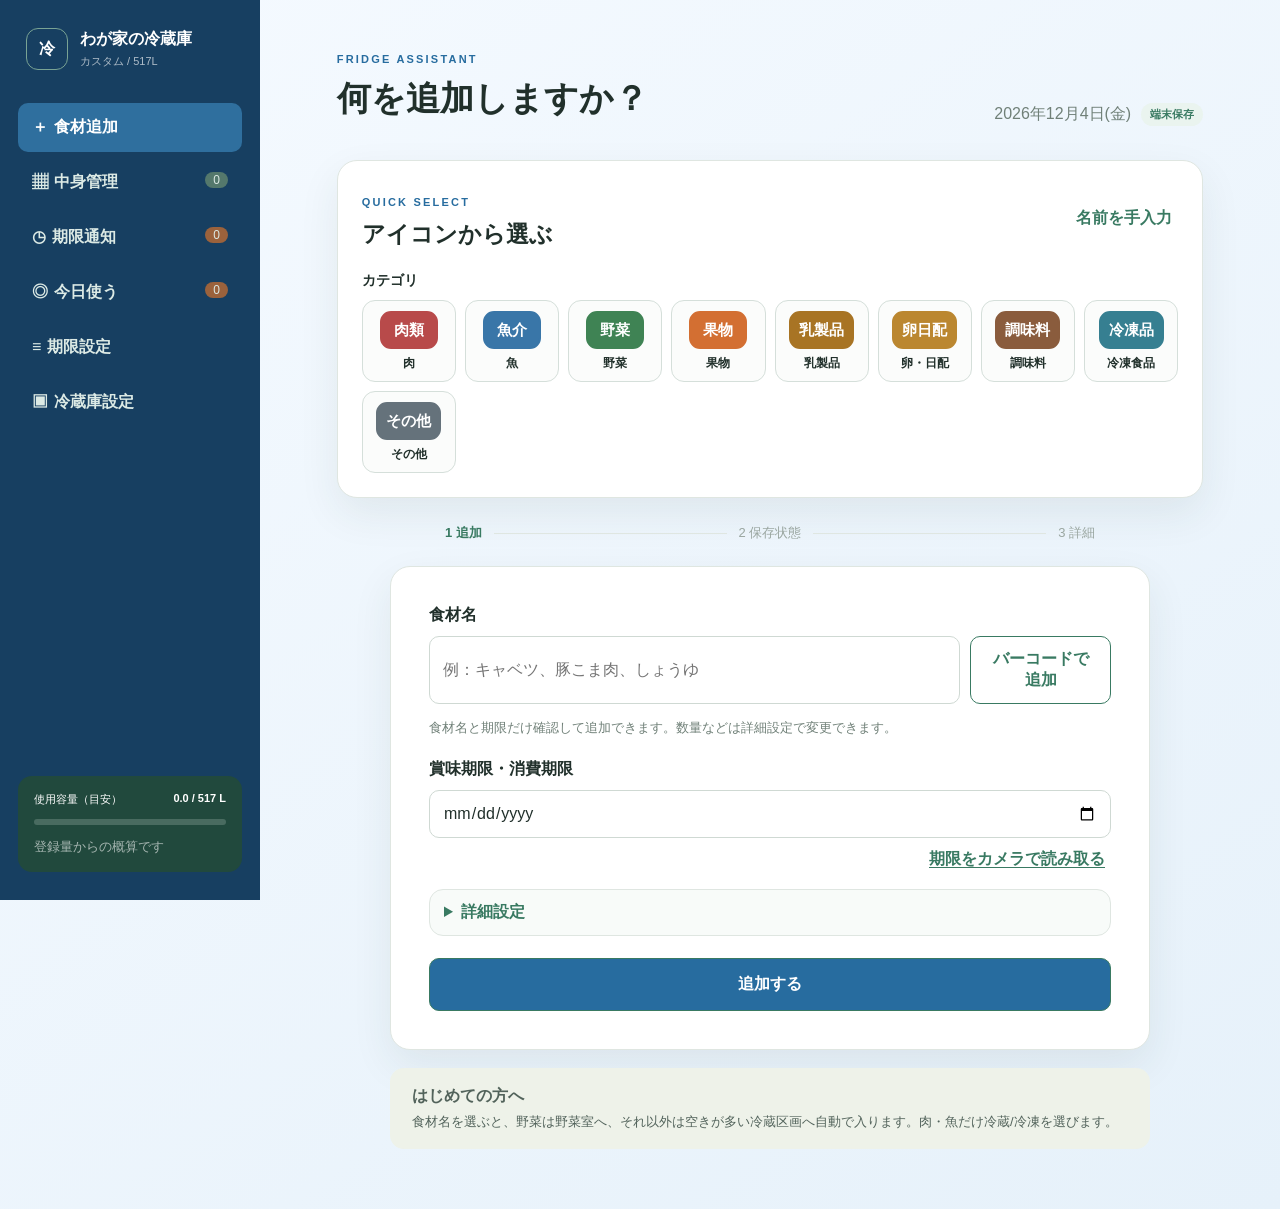
<file: index.html>
﻿<!doctype html>
<html lang="ja">
<head>
  <meta charset="UTF-8">
  <meta name="viewport" content="width=device-width, initial-scale=1.0">
  <meta name="theme-color" content="#245f8f">
  <meta name="description" content="MR-JW52TJ向けの家庭用食材・期限管理ツール">
  <title>わが家の冷蔵庫</title>
  <link rel="manifest" href="manifest.webmanifest">
  <link rel="icon" href="icons/app-icon.svg" type="image/svg+xml">
  <link rel="stylesheet" href="styles.css?v=51">
  <style>.whole-fridge-choice{width:min(100%,390px);margin:auto;padding:8px;display:grid;grid-template-columns:1fr 1fr;grid-template-areas:"upper door" "middle door" "lower door" "ice switch" "freezer freezer" "vegetable vegetable";gap:4px;background:linear-gradient(145deg,#eef3f6,#bdc9d0);border:1px solid #aab8c0;border-radius:18px 18px 12px 12px}.whole-room{margin:0}.whole-room span{height:100%;min-height:62px;padding:8px!important;border-radius:3px!important;background:linear-gradient(145deg,#fff,#e3ebef)!important}.whole-room input:checked+span{background:#d7ecfa!important;border:2px solid #2d79ad!important;outline:none!important}.whole-room.unavailable span{opacity:.42;filter:grayscale(1);cursor:not-allowed}.room-refrigerator-upper{grid-area:upper}.room-refrigerator-middle{grid-area:middle}.room-refrigerator-lower{grid-area:lower}.room-door{grid-area:door}.room-ice{grid-area:ice}.room-switch{grid-area:switch}.room-freezer{grid-area:freezer}.room-vegetable{grid-area:vegetable}@media(max-width:430px){.whole-fridge-choice{width:100%;padding:6px}.whole-room span{min-height:55px;padding:6px 3px!important}.whole-room b{font-size:12px}.whole-room small{font-size:9px}}</style>
  <style>.editable-location-options,.custom-layout-map,.custom-fridge-preview{display:grid!important;grid-template-columns:repeat(2,minmax(0,1fr));gap:8px}.custom-room{min-height:105px;border-radius:10px!important}.room-settings-list{display:grid;gap:10px;margin-bottom:16px}.room-setting-row{display:grid;grid-template-columns:1fr 120px 120px auto;gap:10px;align-items:center;padding:10px;background:#f5f9fc;border-radius:12px}.room-setting-row label{display:flex;align-items:center;margin:0;gap:5px}.custom-fridge-preview{max-width:520px;margin:auto}.preview-room{display:flex;flex-direction:column;justify-content:center;min-height:85px;padding:12px;border:1px solid #a9c7db;border-radius:10px;background:#eaf5fc}.preview-room.frozen{background:#e9f0ff;border-color:#9eb5df}.preview-room small{margin-top:5px;color:var(--muted)}@media(max-width:600px){.room-setting-row{grid-template-columns:1fr 100px}.editable-location-options,.custom-layout-map,.custom-fridge-preview{grid-template-columns:1fr 1fr}}</style>
  <style>.fridge-map-unified{width:min(100%,300px)!important;max-width:300px!important;grid-template-rows:repeat(3,38px) 42px 52px 52px;padding:6px!important;gap:3px!important}.fridge-map-unified .whole-room{width:100%;min-height:0!important;height:auto!important;border:0;padding:3px 4px!important}.fridge-map-unified .whole-room span{height:auto!important;min-height:0!important}.fridge-map-unified .whole-room b{font-size:11px;line-height:1.15}.fridge-map-unified .whole-room small{font-size:8px;line-height:1.1;margin-top:2px}.fridge-map-unified .whole-room.selected{outline:3px solid #2d79ad!important;outline-offset:-3px}.fridge-map-unified .map-items{display:none!important}.fridge-map-unified .mini-meter{display:block!important;width:88%;height:3px!important;min-height:3px!important;margin:3px auto 0!important}.fridge-map-unified .mini-meter i{min-height:0!important;height:3px!important}@media(max-width:430px){.fridge-map-unified{width:min(100%,280px)!important;max-width:280px!important;grid-template-rows:repeat(3,35px) 38px 46px 46px}.fridge-panel{padding:14px!important}.fridge-heading h2{font-size:19px}}</style>
  <style>.fridge-preview-unified{width:min(100%,300px)!important;max-width:300px!important;grid-template-rows:repeat(3,38px) 42px 52px 52px;padding:6px!important;gap:3px!important}.fridge-preview-unified .preview-room{min-height:0;height:auto;padding:4px;border-radius:3px;text-align:center;overflow:hidden}.fridge-preview-unified .preview-room b{font-size:11px;line-height:1.15}.fridge-preview-unified .preview-room small{font-size:8px;line-height:1.1;margin-top:2px}.fridge-preview-unified .preview-room.frozen{background:#dfeaff;border-color:#8faadc}@media(max-width:430px){.fridge-preview-unified{width:min(100%,280px)!important;max-width:280px!important;grid-template-rows:repeat(3,35px) 38px 46px 46px}}</style>
  <style>.category-other{background:#65727b!important;border-color:#65727b!important}</style>
  <style>.today-hero{margin-bottom:18px}.today-hero h2{margin:4px 0}.today-hero p{color:var(--muted)}.today-list{display:grid;gap:12px}.today-card{background:#fff;border:1px solid #d8e3e9;border-left:6px solid #62a2c9;border-radius:15px;padding:16px}.today-card.warning{border-left-color:#d99a38}.today-card.urgent{border-left-color:#c6534b}.today-card-main{display:flex;justify-content:space-between;gap:12px;align-items:start}.today-card h3{margin:5px 0}.today-card p{margin:0;color:var(--muted);font-size:12px}.today-status{font-size:11px;font-weight:800;color:#9b4a43}.consume-actions{display:grid;grid-template-columns:repeat(4,1fr);gap:7px;margin-top:14px}.consume-actions button{padding:9px 5px;border:1px solid #9fc0d5;border-radius:9px;background:#f5faff;color:#245f8f;font-weight:700;font-size:12px}.undo-bar{position:fixed;z-index:120;left:50%;bottom:20px;transform:translateX(-50%);display:flex;align-items:center;gap:18px;background:#173f61;color:#fff;padding:12px 16px;border-radius:12px;box-shadow:0 10px 30px rgba(0,0,0,.25)}.undo-bar[hidden]{display:none}.undo-bar button{border:0;background:#fff;color:#245f8f;padding:7px 10px;border-radius:7px;font-weight:800}@media(max-width:600px){.today-card{padding:13px}.today-card-main{display:block}.consume-actions{grid-template-columns:1fr 1fr}.undo-bar{width:calc(100% - 24px);justify-content:space-between;bottom:12px}}</style>
  <style>.nav>b{font-size:16px;margin-right:6px}.nav>span{font-weight:600}.nav>i{font-style:normal}@media(max-width:760px){body{padding-bottom:118px}.sidebar{padding:12px 14px}.sidebar nav{position:fixed;z-index:80;left:0;right:0;bottom:0;display:grid!important;grid-template-columns:repeat(3,minmax(0,1fr));gap:1px;padding:5px 6px max(5px,env(safe-area-inset-bottom));background:#173f61;box-shadow:0 -5px 20px rgba(20,52,76,.22);overflow:visible!important}.sidebar .nav{position:relative;display:flex;min-width:0;min-height:48px;margin:0;padding:6px 3px;flex-direction:column;align-items:center;justify-content:center;gap:2px;border-radius:7px;text-align:center;font-size:10px;line-height:1.1;white-space:normal!important}.sidebar .nav>b{margin:0;font-size:17px;line-height:1}.sidebar .nav .badge{position:absolute;top:3px;right:8px;float:none;padding:1px 5px;font-size:9px}.brand{padding-bottom:4px}}</style>
  <style>.confirm-item-dialog{width:min(430px,calc(100% - 24px));border:0;border-radius:20px;padding:20px;box-shadow:0 24px 70px rgba(17,48,70,.28)}.confirm-item-dialog::backdrop{background:rgba(17,39,54,.42)}.confirm-item-heading{display:flex;justify-content:space-between;align-items:start}.confirm-item-heading h2{margin:3px 0 14px}.confirm-food{display:flex;align-items:baseline;justify-content:space-between;gap:12px;padding:16px;background:#edf6fc;border-radius:13px}.confirm-food strong{font-size:22px}.confirm-food span{color:var(--muted);font-weight:700}.confirm-summary,.confirm-details dl{margin:12px 0}.confirm-summary>div,.confirm-details dl>div{display:grid;grid-template-columns:90px 1fr;gap:8px;padding:10px 4px;border-bottom:1px solid #e5edf2}.confirm-summary dt,.confirm-details dt{color:var(--muted);font-size:12px}.confirm-summary dd,.confirm-details dd{margin:0;font-weight:700;text-align:right}.confirm-details summary{color:#276c9f;font-weight:700;cursor:pointer;padding:8px 4px}.confirm-actions{display:grid;grid-template-columns:1fr 1.4fr;gap:10px;margin-top:15px}.confirm-actions .primary{width:100%;margin:0}.confirm-actions .secondary{width:100%}@media(max-width:430px){.confirm-item-dialog{padding:16px}.confirm-food strong{font-size:20px}.confirm-summary>div,.confirm-details dl>div{padding:8px 2px}.confirm-actions{position:sticky;bottom:0;background:#fff;padding-top:8px}}</style>
  <style>.compact-item-card[class*="freshness-"]{border-left:6px solid}.freshness-blue{border-left-color:#3986bd!important;background:#f7fbff!important}.freshness-yellow{border-left-color:#d7a326!important;background:#fffdf5!important}.freshness-red{border-left-color:#c9574f!important;background:#fff8f7!important}.freshness-label{font-size:12px;white-space:nowrap}.freshness-label b,.today-status b{display:inline-flex;align-items:center;gap:5px}.freshness-label b::before,.today-status b::before{content:"";display:inline-block;width:9px;height:9px;border-radius:50%;background:#3986bd}.freshness-yellow .freshness-label b::before,.freshness-yellow .today-status b::before{background:#d7a326}.freshness-red .freshness-label b::before,.freshness-red .today-status b::before{background:#c9574f}.freshness-blue .freshness-label b,.freshness-blue .today-status b{color:#286f9f}.freshness-yellow .freshness-label b,.freshness-yellow .today-status b{color:#8b6911}.freshness-red .freshness-label b,.freshness-red .today-status b{color:#a33f38}.expiry-kind-label{display:block;margin-top:3px;color:var(--muted);font-size:10px;text-align:right}.today-card[class*="freshness-"]{border-left-width:6px;border-left-style:solid}@media(max-width:480px){.freshness-label{font-size:11px}.expiry-kind-label{text-align:left}.compact-item-card{height:auto!important;min-height:66px}}</style>
</head>
<body>
  <section id="authGate" class="auth-gate" hidden><form id="magicLinkForm" class="auth-card"><span class="brand-mark">冷</span><p class="eyebrow">PRIVATE FRIDGE</p><h1>メールでログイン</h1><p>あなた専用の冷蔵庫データを開きます。届いたメールのリンクを押してください。</p><label for="authEmail">メールアドレス</label><input id="authEmail" type="email" autocomplete="email" required placeholder="name@example.com"><button type="submit" class="primary">ログインリンクを送る</button><p id="authStatus" class="hint" role="status"></p></form></section>
  <aside class="sidebar">
    <div class="brand"><span class="brand-mark">冷</span><div><strong>わが家の冷蔵庫</strong><small>MR-JW52TJ / 517L</small></div></div>
    <nav>
      <button class="nav active" data-view="add"><b>＋</b><span>食材追加</span></button>
      <button class="nav" data-view="inventory"><b>▦</b><span>中身管理</span><i id="itemCount" class="badge">0</i></button>
      <button class="nav" data-view="alerts"><b>◷</b><span>期限通知</span><i id="alertCount" class="badge warning">0</i></button>
      <button class="nav" data-view="today"><b>◎</b><span>今日使う</span><i id="todayCount" class="badge warning">0</i></button>
      <button class="nav" data-view="foodSettings"><b>≡</b><span>期限設定</span></button>
      <button class="nav" data-view="fridgeSettings"><b>▣</b><span>冷蔵庫設定</span></button>
    </nav>
    <div class="capacity"><div class="capacity-title"><span>使用容量（目安）</span><b id="capacityText">0 / 517 L</b></div><div class="meter"><span id="capacityBar"></span></div><small>登録量からの概算です</small></div>
  </aside>

  <main>
    <header><div><p class="eyebrow">FRIDGE ASSISTANT</p><h1 id="pageTitle">何を追加しますか？</h1></div><div class="header-account"><div class="today" id="today"></div><span id="cloudModeBadge" class="cloud-mode-badge">端末保存</span><button type="button" id="signOutButton" class="text-button" hidden>ログアウト</button></div></header>

    <section id="addView" class="view active">
      <section class="quick-picker" aria-labelledby="quickPickerTitle">
        <div class="quick-heading"><div><p class="eyebrow">QUICK SELECT</p><h2 id="quickPickerTitle">アイコンから選ぶ</h2></div><button type="button" id="showManualEntry" class="text-button">名前を手入力</button></div>
        <div class="quick-section"><h3>カテゴリ</h3><div id="categoryGrid" class="category-icon-grid"><button type="button" class="category-icon-button" data-quick-category="meat"><span class="category-pictogram" aria-hidden="true">肉類</span><b>肉</b></button><button type="button" class="category-icon-button" data-quick-category="fish"><span class="category-pictogram" aria-hidden="true">魚介</span><b>魚</b></button><button type="button" class="category-icon-button" data-quick-category="vegetable"><span class="category-pictogram" aria-hidden="true">野菜</span><b>野菜</b></button><button type="button" class="category-icon-button" data-quick-category="fruit"><span class="category-pictogram" aria-hidden="true">果物</span><b>果物</b></button><button type="button" class="category-icon-button" data-quick-category="dairy"><span class="category-pictogram" aria-hidden="true">乳製品</span><b>乳製品</b></button><button type="button" class="category-icon-button" data-quick-category="daily"><span class="category-pictogram" aria-hidden="true">卵日配</span><b>卵・日配</b></button><button type="button" class="category-icon-button" data-quick-category="seasoning"><span class="category-pictogram" aria-hidden="true">調味料</span><b>調味料</b></button><button type="button" class="category-icon-button" data-quick-category="frozen"><span class="category-pictogram" aria-hidden="true">冷凍品</span><b>冷凍食品</b></button></div></div>
        <div id="categoryFoodsPanel" class="category-foods-panel" hidden><div class="category-panel-heading"><h3 id="selectedCategoryName"></h3><div class="category-panel-actions"><button type="button" id="manageCustomFoods" class="text-button delete-command">削除</button><button type="button" id="closeCategoryFoods" class="text-button">閉じる</button></div></div><div id="categoryFoods" class="food-icon-grid"></div><form id="customFoodForm" class="custom-food-form"><label for="customFoodName">このカテゴリへ食材を追加</label><div><input id="customFoodName" maxlength="30" autocomplete="off" placeholder="食材名を入力" required><button type="submit" class="secondary">＋追加</button></div></form></div>
      </section>
      <div class="steps"><span class="step current">1 追加</span><i></i><span class="step">2 保存状態</span><i></i><span class="step">3 詳細</span></div>
      <form id="itemForm" class="card form-card">
        <div class="form-step active" data-step="1">
          <label for="itemName">食材名</label>
          <div class="input-row add-methods"><input id="itemName" list="foodSuggestions" required autocomplete="off" placeholder="例：キャベツ、豚こま肉、しょうゆ"><button type="button" id="barcodeButton" class="secondary">バーコードで追加</button></div>
          <datalist id="foodSuggestions"></datalist>
          <p class="hint">食材名と期限だけ確認して追加できます。数量などは詳細設定で変更できます。</p>
          <div class="quick-expiry-fields"><div><label for="expiryDate">賞味期限・消費期限</label><input id="expiryDate" type="date" required><button type="button" id="manualExpiryButton" class="expiry-shortcut">期限をカメラで読み取る</button></div></div>
          <details id="detailSettings" class="detail-settings"><summary>詳細設定</summary><div class="fields"><div><label for="quantity">数量</label><input id="quantity" type="number" value="1" min="0.1" step="0.1" required></div><div><label for="unit">単位</label><select id="unit"><option>個</option><option>本</option><option>パック</option><option>袋</option><option>L</option></select></div><div><label for="purchaseDate">購入日</label><input id="purchaseDate" type="date" required></div><div><label for="openState">開封状態</label><select id="openState"><option>未開封</option><option>開封済み</option></select></div><div><label for="itemExpiryKind">期限の種類</label><select id="itemExpiryKind"><option>保存目安</option><option>賞味期限</option><option>消費期限</option></select></div></div></details>
          <div id="locationChoices" class="location-grid"></div>
          <p id="expiryHint" class="hint"></p>
          <input id="volume" type="hidden" value="1">
          <button type="submit" class="primary">追加する</button>
        </div>
        <div class="form-step" data-step="2">
          <p class="label">肉・魚だけ保存状態を選んでください</p>
          <div class="choice-grid"><label class="choice"><input type="radio" name="storage" value="冷蔵" checked><span>🟦<b>冷蔵</b><small>冷蔵室・野菜室など</small></span></label><label class="choice"><input type="radio" name="storage" value="冷凍"><span>❄️<b>冷凍</b><small>冷凍室・切替室など</small></span></label></div>
          <div class="actions"><button type="button" class="secondary back">戻る</button><button type="button" class="primary next">次へ</button></div>
        </div>
        <div class="form-step" data-step="3">
          <p class="label">詳細を確認してください</p>
          <p class="hint">通常は前の画面からそのまま追加できます。保存状態を選んだ肉・魚だけ、この画面で内容を最終確認します。</p>
          <div class="actions"><button type="button" class="secondary back">戻る</button><button type="submit" class="primary">追加する</button></div>
        </div>
      </form>
      <div class="tip"><b>はじめての方へ</b><p>食材名を選ぶと、野菜は野菜室へ、それ以外は空きが多い冷蔵区画へ自動で入ります。肉・魚だけ冷蔵/冷凍を選びます。</p></div>
    </section>

    <section id="todayView" class="view"><div class="today-hero"><div><p class="eyebrow">USE FIRST</p><h2>今日使う食材</h2><p>期限が近い順です。使った量を選ぶだけで在庫へ反映します。</p></div></div><div id="todayList" class="today-list"></div></section>
    <section id="inventoryView" class="view">
      <div class="inventory-layout">
        <div class="fridge-panel">
          <div class="fridge-heading"><div><span class="eyebrow">MR-JW52TJ</span><h2>冷蔵庫マップ</h2></div><button type="button" id="clearLocation" class="text-button">全室を表示</button></div>
          <p class="map-help">見たい場所を押すと、右の食材一覧を絞り込めます。</p>
          <div id="fridgeMap" class="fridge-map" aria-label="MR-JW52TJ 冷蔵庫内の配置図">
            <div class="fridge-top">
              <button class="compartment fridge-door left" data-map-location="refrigerator-upper,refrigerator-middle,refrigerator-lower"><span class="door-handle"></span><b>冷蔵室</b><small>上段・中段・下段</small><span class="map-items" data-map-items="refrigerator-upper,refrigerator-middle,refrigerator-lower"></span></button>
              <button class="compartment fridge-door right" data-map-location="door"><span class="door-handle"></span><b>ドアポケット</b><small>飲み物・調味料</small><span class="map-items" data-map-items="door"></span></button>
            </div>
            <div class="fridge-pair"><button class="compartment drawer" data-map-location="ice"><b>製氷室</b><span class="map-items" data-map-items="ice"></span></button><button class="compartment drawer" data-map-location="switch"><b>切替室</b><span class="map-items" data-map-items="switch"></span></button></div>
            <button class="compartment drawer freezer-room" data-map-location="freezer"><b>冷凍室</b><small>89L</small><span class="map-items" data-map-items="freezer"></span></button>
            <button class="compartment drawer vegetable-room" data-map-location="vegetable"><b>野菜室</b><small>98L</small><span class="map-items" data-map-items="vegetable"></span></button>
          </div>
          <div id="mapAddAction" class="map-add-action" hidden><p><b id="mapAddPlace"></b>を選択中</p><button type="button" id="addToSelectedRoom" class="primary">この場所に食材を追加</button></div>
          <p class="model-note">MR-JW52TJの収納室構成をもとにした模式図です。</p>
        </div>
        <div class="inventory-content"><div class="toolbar"><input id="searchInput" placeholder="食材を検索"><select id="filterLocation"><option value="">すべての場所</option></select></div><p id="inventorySummary" class="inventory-summary"></p><div id="inventoryList" class="inventory-grid"></div></div>
      </div>
    </section>
    <section id="alertsView" class="view"><div id="alertList" class="inventory-grid"></div></section>
    <section id="foodSettingsView" class="view settings-view"><div class="settings-hero"><div><p class="eyebrow">FOOD SETTINGS</p><h2>食材一覧と期限</h2><p>食材を追加すると、選んだカテゴリーにも自動で表示されます。</p></div><input id="foodSettingsSearch" type="search" placeholder="食材を検索"></div><div id="foodSettingsList" class="settings-list"></div><form id="addFoodSettingForm" class="settings-card add-setting"><h3>食材を追加</h3><div class="setting-fields"><input id="newFoodName" required maxlength="30" placeholder="食材名"><select id="newFoodCategory"><option>肉類</option><option>魚介類</option><option>野菜</option><option>果物</option><option>乳製品・日配</option><option>調味料</option><option>冷凍食品</option><option>その他</option></select><select id="newFoodExpiryKind"><option>賞味期限</option><option>消費期限</option></select><label>冷蔵<input id="newFoodCold" type="number" min="1" max="365" value="7" required>日</label><label>冷凍<input id="newFoodFrozen" type="number" min="1" max="730" value="30" required>日</label><button class="primary" type="submit">追加</button></div></form><p class="settings-note">保存日数は品質の目安です。商品の表示、保存温度、におい・見た目を優先してください。</p></section>
    <section id="fridgeSettingsView" class="view settings-view"><div class="settings-hero"><div><p class="eyebrow">FRIDGE LAYOUT</p><h2>冷蔵庫レイアウト</h2><p>型式に依存せず、実際の区画名・保存状態・容量を設定します。</p></div></div><div class="settings-card"><div id="fridgeRoomSettings" class="room-settings-list"></div><button type="button" id="addFridgeRoom" class="secondary">＋ 区画を追加</button><div class="setting-actions"><button type="button" id="resetFridgeSettings" class="secondary">標準に戻す</button><button type="button" id="saveFridgeSettings" class="primary">レイアウトを保存</button></div></div><div class="settings-card preview-card"><h3>レイアウトプレビュー</h3><div id="fridgeSettingsPreview" class="custom-fridge-preview"></div><p id="fridgeTotalPreview" class="settings-note"></p></div></section>
  </main>
  <dialog id="editItemDialog" class="setup-dialog edit-item-dialog">
    <div class="camera-header"><div><p class="eyebrow">EDIT ITEM</p><h2>登録内容を編集</h2></div><button type="button" id="closeEditItem" class="camera-close" aria-label="閉じる">×</button></div>
    <form id="editItemForm"><label for="editItemName">食材名</label><input id="editItemName" maxlength="50" required><div class="fields"><div><label for="editQuantity">数量</label><input id="editQuantity" type="number" min="0.1" step="0.1" required></div><div><label for="editUnit">単位</label><select id="editUnit"><option>個</option><option>本</option><option>パック</option><option>袋</option><option>L</option></select></div><div><label for="editStorage">保存状態</label><select id="editStorage"><option>冷蔵</option><option>冷凍</option></select></div><div><label for="editOpenState">開封状態</label><select id="editOpenState"><option>未開封</option><option>開封済み</option></select></div><div><label for="editLocation">保管位置</label><select id="editLocation"></select></div><div><label for="editExpiryKind">期限の種類</label><select id="editExpiryKind"><option>保存目安</option><option>賞味期限</option><option>消費期限</option></select></div><div class="edit-expiry"><label for="editExpiry">期限</label><input id="editExpiry" type="date" required></div></div><div class="edit-actions"><button type="button" id="cancelEditItem" class="secondary">キャンセル</button><button type="submit" class="primary">変更を保存</button></div></form>
  </dialog>
  <dialog id="confirmItemDialog" class="confirm-item-dialog">
    <div class="confirm-item-heading"><div><p class="eyebrow">FINAL CHECK</p><h2>登録内容を確認</h2></div><button type="button" id="closeConfirmItem" class="camera-close" aria-label="確認画面を閉じる">×</button></div>
    <div class="confirm-food"><strong id="confirmItemName"></strong><span id="confirmItemQuantity"></span></div>
    <dl class="confirm-summary"><div><dt>保存場所</dt><dd id="confirmItemLocation"></dd></div><div><dt>期限</dt><dd id="confirmItemExpiry"></dd></div><div><dt>状態</dt><dd id="confirmItemState"></dd></div></dl>
    <details class="confirm-details"><summary>詳細を表示</summary><dl><div><dt>保存方法</dt><dd id="confirmItemStorage"></dd></div><div><dt>購入日</dt><dd id="confirmItemPurchased"></dd></div><div><dt>期限の根拠</dt><dd id="confirmItemSource"></dd></div></dl></details>
    <div class="confirm-actions"><button type="button" id="changeConfirmedItem" class="secondary">変更する</button><button type="button" id="saveConfirmedItem" class="primary">追加する</button></div>
  </dialog>
  <dialog id="barcodeDialog" class="camera-dialog barcode-dialog">
    <div class="camera-header"><div><span id="barcodeDialogEyebrow" class="eyebrow">JAN / EAN</span><h2 id="barcodeDialogTitle">バーコードで追加</h2></div><button type="button" id="closeBarcode" class="camera-close" aria-label="登録画面を閉じる">×</button></div>
    <p id="barcodeStatus" class="camera-status">カメラを準備しています。</p>
    <div id="barcodeScanStep"><div class="camera-stage barcode-stage"><video id="barcodeVideo" autoplay playsinline muted></video><div class="scan-line"></div></div>
    <div class="barcode-manual"><label for="barcodeValue">JANコードを手入力</label><div class="input-row"><input id="barcodeValue" inputmode="numeric" autocomplete="off" placeholder="数字を入力"><button type="button" id="lookupBarcode" class="secondary">商品を検索</button></div></div>
    <button type="button" id="manualBarcodeProduct" class="secondary full-button" hidden>商品名を手入力する</button></div>
    <section id="barcodeExpiryStep" class="barcode-expiry-step" hidden>
      <p class="step-label">商品を確認</p><label for="barcodeProductName">商品名</label><input id="barcodeProductName" autocomplete="off" placeholder="商品名を入力">
      <p class="step-label">期限表示を読み取り</p><div class="camera-stage expiry-live-stage"><video id="expiryVideo" autoplay playsinline muted></video><canvas id="expiryCanvas" hidden></canvas><div class="expiry-guide"><span>期限表示を枠内へ</span></div></div>
      <button type="button" id="expiryCameraButton" class="secondary full-button" disabled>期限を読み取る</button>
      <div class="fields"><div><label for="expiryKind">期限の種類</label><select id="expiryKind"><option>賞味期限</option><option>消費期限</option></select></div><div><label for="barcodeExpiryDate">読み取った期限</label><input id="barcodeExpiryDate" type="date"></div></div>
      <p id="expiryOcrStatus" class="hint">カメラを期限表示へ向けて「期限を読み取る」を押してください。</p><div id="expiryDateCandidates" class="expiry-date-candidates"></div>
      <button type="button" id="confirmBarcodeProduct" class="primary full-button">追加設定へ進む</button>
    </section>
    <p class="camera-note">45または49から始まる日本向けJANコードのみ対応します。海外製品は対象外です。</p>
  </dialog>
  <div id="toast" role="status"></div>
  <div id="undoBar" class="undo-bar" hidden><span id="undoMessage"></span><button type="button" id="undoAction">元に戻す</button></div>
  <script>try{const raw=localStorage.getItem('fridge-items')||localStorage.getItem('fridgeItems')||localStorage.getItem('fridgeInventory'),parsed=raw?JSON.parse(raw):[],saved=Array.isArray(parsed)?parsed:Array.isArray(parsed?.items)?parsed.items:[];document.getElementById('itemCount').textContent=saved.length}catch{}</script>
  <script>if(!document.querySelector('[data-quick-category="other"]'))document.getElementById('categoryGrid').insertAdjacentHTML('beforeend','<button type="button" class="category-icon-button" data-quick-category="other"><span class="category-pictogram category-other" aria-hidden="true">その他</span><b>その他</b></button>')</script>
  <script src="cloud-config.js?v=51"></script>
  <script src="js/app-utils.js?v=51"></script>
  <script src="js/camera-service.js?v=51"></script>
  <script src="app.js?v=51"></script>
</body>
</html>
</file>
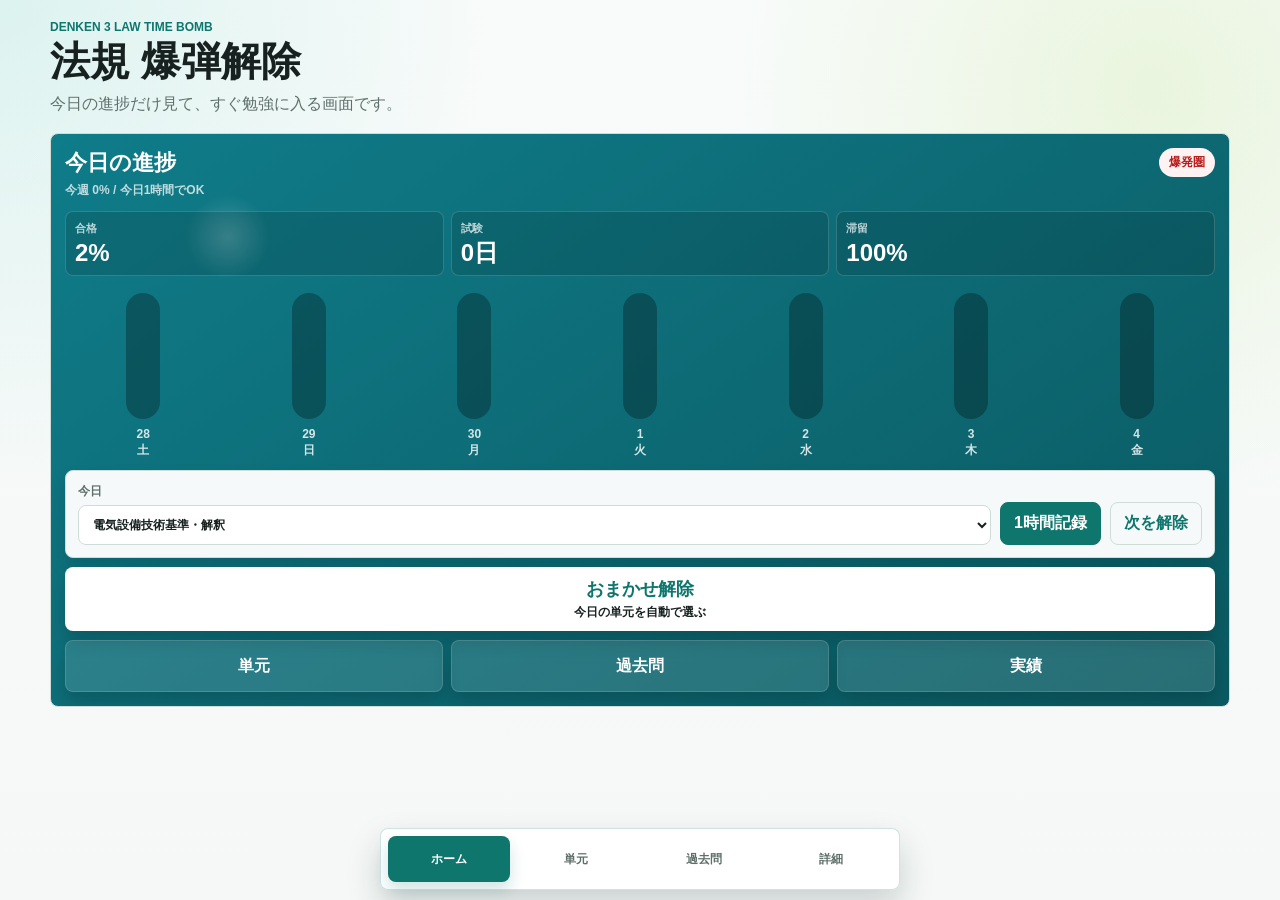
<file: denken3-bomb-study.html>
<!doctype html>
<html lang="ja">
<head>
  <meta charset="utf-8">
  <meta name="viewport" content="width=device-width, initial-scale=1">
  <meta name="theme-color" content="#12322e">
  <meta name="description" content="電験三種の法規合格に向けた学習状況を時限爆弾メタファーで管理する単体HTMLアプリ">
  <title>電験三種 法規 時限爆弾式 学習管理</title>
  <style>
    :root {
      color-scheme: light;
      --bg: #f5f8f7;
      --surface: #ffffff;
      --surface-2: #eef7f4;
      --line: #cfddd8;
      --text: #17211f;
      --muted: #5f6f6a;
      --primary: #0f766e;
      --primary-2: #14b8a6;
      --accent: #84cc16;
      --warn: #b45309;
      --danger: #b91c1c;
      --ink: #12322e;
      --shadow: 0 16px 38px rgba(26, 54, 48, .1);
      font-family: "Segoe UI", "Hiragino Kaku Gothic ProN", "Yu Gothic UI", Meiryo, sans-serif;
    }

    * {
      box-sizing: border-box;
    }

    body {
      margin: 0;
      min-height: 100vh;
      background:
        radial-gradient(circle at top left, rgba(20, 184, 166, .12), transparent 31rem),
        radial-gradient(circle at 90% 10%, rgba(132, 204, 22, .12), transparent 26rem),
        linear-gradient(180deg, #f8fbfa 0%, var(--bg) 100%);
      color: var(--text);
    }

    button,
    input,
    select,
    textarea {
      font: inherit;
    }

    button {
      min-height: 42px;
      border: 1px solid var(--line);
      border-radius: 8px;
      background: var(--surface);
      color: var(--text);
      padding: 10px 13px;
      font-weight: 800;
      cursor: pointer;
    }

    button.primary {
      border-color: var(--primary);
      background: var(--primary);
      color: #fff;
    }

    button.ghost {
      background: transparent;
      color: var(--primary);
    }

    button.danger {
      border-color: #fecaca;
      color: var(--danger);
    }

    input,
    select,
    textarea {
      width: 100%;
      min-height: 40px;
      border: 1px solid var(--line);
      border-radius: 8px;
      background: #fff;
      color: var(--text);
      padding: 9px 10px;
    }

    input[type="range"] {
      padding: 0;
      accent-color: var(--primary);
    }

    input[type="checkbox"] {
      width: 18px;
      min-height: 18px;
      accent-color: var(--primary);
    }

    button:focus-visible,
    input:focus-visible,
    select:focus-visible,
    textarea:focus-visible {
      outline: 3px solid rgba(20, 184, 166, .28);
      outline-offset: 2px;
    }

    h1,
    h2,
    h3,
    p {
      margin-top: 0;
    }

    h1 {
      margin-bottom: 6px;
      font-size: clamp(26px, 4vw, 40px);
      line-height: 1.12;
    }

    h2 {
      margin-bottom: 12px;
      font-size: 22px;
    }

    h3 {
      margin-bottom: 8px;
      font-size: 16px;
    }

    .app {
      width: min(1180px, calc(100% - 28px));
      margin: 0 auto;
      padding: 20px 0 106px;
    }

    .topbar {
      display: grid;
      grid-template-columns: 1fr auto;
      gap: 18px;
      align-items: end;
      margin-bottom: 16px;
    }

    .eyebrow {
      margin: 0 0 5px;
      color: var(--primary);
      font-size: 12px;
      font-weight: 900;
      letter-spacing: 0;
      text-transform: uppercase;
    }

    .lead {
      margin: 0;
      color: var(--muted);
      line-height: 1.7;
    }

    .actions {
      display: flex;
      flex-wrap: wrap;
      gap: 8px;
      justify-content: flex-end;
    }

    .panel {
      border: 1px solid var(--line);
      border-radius: 8px;
      background: rgba(255, 255, 255, .93);
      box-shadow: var(--shadow);
    }

    .dashboard {
      display: grid;
      grid-template-columns: minmax(0, 1.16fr) minmax(290px, .84fr);
      gap: 14px;
      margin-bottom: 14px;
    }

    .home-screen {
      margin-bottom: 14px;
    }

    .home-screen .app-progress-panel {
      min-height: 0;
      margin-bottom: 0;
    }

    .summary,
    .settings,
    .subject-workspace,
    .mission,
    .risk-panel,
    .timeline,
    .data-tools,
    .sources {
      padding: 16px;
    }

    .bomb-board {
      display: grid;
      grid-template-columns: 230px minmax(0, 1fr);
      gap: 20px;
      align-items: center;
    }

    .bomb-stage {
      position: relative;
      display: grid;
      place-items: center;
      min-height: 250px;
      border: 1px solid var(--line);
      border-radius: 8px;
      background:
        linear-gradient(145deg, rgba(238, 247, 244, .9), #fff),
        var(--surface-2);
      overflow: hidden;
    }

    .bomb-stage::before {
      content: "";
      position: absolute;
      inset: 18px;
      border: 1px dashed rgba(15, 118, 110, .22);
      border-radius: 8px;
      pointer-events: none;
    }

    .fuse {
      position: absolute;
      left: 50%;
      top: 32px;
      width: min(74%, 190px);
      height: 10px;
      transform: translateX(-8%);
      border-radius: 999px;
      background: #d7b78f;
      overflow: hidden;
      box-shadow: inset 0 0 0 1px rgba(80, 49, 25, .16);
    }

    .fuse i {
      display: block;
      height: 100%;
      width: var(--fuse, 60%);
      border-radius: inherit;
      background: linear-gradient(90deg, var(--accent), var(--primary-2));
      transition: width .2s ease;
    }

    .spark {
      position: absolute;
      top: 23px;
      left: calc(50% + min(74%, 190px) * .82);
      display: grid;
      place-items: center;
      width: 34px;
      height: 34px;
      border-radius: 50%;
      background: #fff7ed;
      color: #d97706;
      font-weight: 900;
      box-shadow: 0 0 0 6px rgba(217, 119, 6, .12);
    }

    .bomb {
      position: relative;
      display: grid;
      place-items: center;
      width: 150px;
      aspect-ratio: 1;
      margin-top: 34px;
      border-radius: 50%;
      background:
        radial-gradient(circle at 35% 28%, rgba(255,255,255,.24), transparent 16px),
        linear-gradient(145deg, #1d3834, #071a18);
      color: #fff;
      box-shadow: 0 18px 42px rgba(18, 50, 46, .25);
    }

    .bomb::before {
      content: "";
      position: absolute;
      top: -11px;
      width: 54px;
      height: 26px;
      border-radius: 18px 18px 8px 8px;
      background: #233f3b;
      border: 5px solid #17312d;
    }

    .bomb strong {
      position: relative;
      z-index: 1;
      font-size: 36px;
      line-height: 1;
    }

    .bomb span {
      position: relative;
      z-index: 1;
      display: block;
      margin-top: 42px;
      color: rgba(255,255,255,.74);
      font-size: 12px;
      font-weight: 900;
      text-align: center;
      text-transform: uppercase;
    }

    .bomb-stage.critical .fuse i {
      background: linear-gradient(90deg, #f59e0b, #dc2626);
    }

    .bomb-stage.critical .spark {
      color: #dc2626;
      box-shadow: 0 0 0 6px rgba(220, 38, 38, .16);
    }

    .status-chip {
      display: inline-flex;
      align-items: center;
      gap: 7px;
      border-radius: 999px;
      background: var(--surface-2);
      color: var(--primary);
      padding: 6px 10px;
      font-size: 12px;
      font-weight: 900;
    }

    .status-chip.warn {
      background: #fff7ed;
      color: var(--warn);
    }

    .status-chip.danger {
      background: #fef2f2;
      color: var(--danger);
    }

    .status-chip.safe {
      background: #ecfdf5;
      color: #047857;
    }

    .summary-note {
      margin: 10px 0 0;
      color: var(--muted);
      line-height: 1.7;
    }

    .metrics {
      display: grid;
      grid-template-columns: repeat(4, minmax(0, 1fr));
      gap: 10px;
      margin-top: 14px;
    }

    .metric {
      min-width: 0;
      border: 1px solid var(--line);
      border-radius: 8px;
      padding: 12px;
      background: var(--surface-2);
    }

    .metric span {
      display: block;
      color: var(--muted);
      font-size: 12px;
      font-weight: 900;
    }

    .metric strong {
      display: block;
      margin-top: 6px;
      font-size: 26px;
      line-height: 1;
    }

    .metric small {
      display: block;
      margin-top: 6px;
      color: var(--muted);
      line-height: 1.4;
    }

    .settings-grid {
      display: grid;
      grid-template-columns: repeat(2, minmax(0, 1fr));
      gap: 10px;
    }

    label {
      display: grid;
      gap: 5px;
      color: var(--muted);
      font-size: 12px;
      font-weight: 900;
    }

    .main-grid {
      display: grid;
      grid-template-columns: minmax(0, 1fr) 360px;
      gap: 14px;
      align-items: start;
    }

    body[data-view="home"] .dashboard,
    body[data-view="home"] .main-grid,
    body[data-view="units"] .home-screen,
    body[data-view="units"] .dashboard,
    body[data-view="units"] .aside,
    body[data-view="units"] .past-exam-section,
    body[data-view="past"] .home-screen,
    body[data-view="past"] .dashboard,
    body[data-view="past"] .aside,
    body[data-view="past"] .subject-workspace > .section-head,
    body[data-view="past"] .method-card,
    body[data-view="past"] .strategy-card,
    body[data-view="past"] #subjectGrid,
    body[data-view="detail"] .home-screen,
    body[data-view="detail"] .subject-workspace {
      display: none;
    }

    body[data-view="units"] .main-grid,
    body[data-view="past"] .main-grid,
    body[data-view="detail"] .main-grid {
      display: block;
    }

    body[data-view="detail"] .aside {
      display: grid;
    }

    body[data-view="past"] .past-exam-section {
      margin-top: 0;
    }

    .section-head {
      display: flex;
      gap: 10px;
      align-items: start;
      justify-content: space-between;
      margin-bottom: 12px;
    }

    .section-head p {
      margin: 3px 0 0;
      color: var(--muted);
      line-height: 1.6;
    }

    .subject-grid {
      display: grid;
      gap: 9px;
    }

    .subject-card {
      display: grid;
      grid-template-columns: minmax(210px, 1fr) minmax(250px, 1.2fr) minmax(160px, .8fr);
      gap: 9px;
      align-items: center;
      border: 1px solid var(--line);
      border-radius: 8px;
      background: #fff;
      padding: 10px;
    }

    .task-list {
      grid-column: 1 / -1;
      display: grid;
      gap: 7px;
      margin: 2px 0 0;
      padding: 0;
      list-style: none;
    }

    .task-item {
      display: grid;
      grid-template-columns: minmax(180px, 1fr) auto;
      gap: 8px;
      align-items: center;
      border: 1px solid var(--line);
      border-radius: 8px;
      background: var(--surface);
      padding: 8px;
      font-size: 13px;
    }

    .task-item span {
      line-height: 1.45;
    }

    .rounds {
      display: inline-flex;
      flex-wrap: wrap;
      gap: 5px;
      justify-content: flex-end;
    }

    .round-check {
      min-width: 34px;
      min-height: 30px;
      border: 1px solid var(--line);
      border-radius: 8px;
      background: #fff;
      color: var(--muted);
      padding: 4px 7px;
      font-size: 12px;
      font-weight: 900;
      cursor: pointer;
    }

    .round-check.active {
      border-color: transparent;
      background: var(--safe);
      color: #fff;
    }

    .study-log-card,
    .method-card {
      margin-bottom: 10px;
      border: 1px solid var(--line);
      border-radius: 8px;
      background: #fff;
      padding: 12px;
    }

    .log-grid {
      display: grid;
      grid-template-columns: minmax(210px, 1fr) auto auto;
      gap: 9px;
      align-items: end;
    }

    .flow-action {
      min-height: 42px;
      white-space: nowrap;
    }

    .method-card {
      color: var(--muted);
      line-height: 1.65;
      font-size: 13px;
    }

    .method-card strong {
      color: var(--text);
    }

    .strategy-card {
      margin-bottom: 10px;
      border: 1px solid var(--line);
      border-radius: 8px;
      background: linear-gradient(180deg, #fff, #f8fcfa);
      padding: 12px;
    }

    .strategy-card h3 {
      margin: 0 0 8px;
      font-size: 16px;
    }

    .strategy-grid {
      display: grid;
      grid-template-columns: repeat(3, minmax(0, 1fr));
      gap: 8px;
    }

    .strategy-item {
      border: 1px solid var(--line);
      border-radius: 8px;
      background: #fff;
      padding: 9px;
    }

    .strategy-item strong,
    .strategy-lines strong {
      display: block;
      margin-bottom: 4px;
      color: var(--text);
    }

    .strategy-item p,
    .strategy-lines p {
      margin: 0;
      color: var(--muted);
      font-size: 13px;
      line-height: 1.55;
    }

    .strategy-lines {
      display: grid;
      gap: 6px;
      margin-top: 8px;
    }

    .lap-plan {
      display: grid;
      grid-template-columns: repeat(3, minmax(0, 1fr));
      gap: 8px;
      margin-top: 10px;
    }

    .lap-step {
      border: 1px solid var(--line);
      border-radius: 8px;
      background: var(--surface-2);
      padding: 9px;
    }

    .lap-step strong {
      display: block;
      margin-bottom: 5px;
      color: var(--primary);
    }

    .lap-step p {
      margin: 0;
      color: var(--muted);
      font-size: 13px;
      line-height: 1.55;
    }

    .lap-step.final {
      border-color: #f6c96f;
      background: #fff8e8;
    }

    .subject-title {
      min-width: 0;
    }

    .subject-title strong {
      display: block;
      overflow-wrap: anywhere;
    }

    .subject-title small {
      display: block;
      margin-top: 4px;
      color: var(--muted);
      line-height: 1.45;
    }

    .progress-control {
      display: grid;
      grid-template-columns: 1fr 46px;
      gap: 7px;
      align-items: center;
    }

    .progress-value {
      color: var(--primary);
      font-weight: 900;
      text-align: right;
    }

    .stage-panel {
      display: grid;
      gap: 8px;
    }

    .auto-analysis {
      display: grid;
      grid-template-columns: repeat(3, minmax(0, 1fr));
      gap: 8px;
    }

    .auto-item {
      border: 1px solid var(--line);
      border-radius: 8px;
      background: var(--surface-2);
      padding: 9px;
      display: grid;
      gap: 4px;
    }

    .auto-item span,
    .log-note {
      color: var(--muted);
      font-size: 12px;
      font-weight: 800;
    }

    .app-progress-panel {
      margin-bottom: 10px;
      border: 1px solid var(--line);
      border-radius: 8px;
      background:
        radial-gradient(circle at 15% 18%, rgba(255,255,255,.2), transparent 42px),
        linear-gradient(145deg, #0f7c89, #0b5a62);
      color: #fff;
      padding: 14px;
      overflow: hidden;
    }

    .app-progress-head {
      display: flex;
      gap: 10px;
      justify-content: space-between;
      align-items: flex-start;
      margin-bottom: 12px;
    }

    .app-progress-head h3 {
      margin: 0;
      font-size: 22px;
    }

    .app-progress-head p {
      margin: 4px 0 0;
      color: rgba(255,255,255,.74);
      font-size: 12px;
      font-weight: 800;
    }

    .progress-chip-grid {
      display: grid;
      grid-template-columns: repeat(3, minmax(0, 1fr));
      gap: 7px;
      margin-bottom: 12px;
    }

    .progress-chip {
      border: 1px solid rgba(255,255,255,.16);
      border-radius: 8px;
      background: rgba(0,0,0,.12);
      padding: 9px;
    }

    .progress-chip span {
      display: block;
      color: rgba(255,255,255,.72);
      font-size: 11px;
      font-weight: 900;
    }

    .progress-chip strong {
      display: block;
      margin-top: 4px;
      font-size: 24px;
      line-height: 1.1;
    }

    .daily-bars {
      min-height: 170px;
      display: grid;
      grid-template-columns: repeat(7, minmax(0, 1fr));
      gap: 9px;
      align-items: end;
      margin: 8px 0 12px;
    }

    .daily-bar {
      display: grid;
      gap: 7px;
      justify-items: center;
      min-width: 0;
    }

    .bar-track {
      position: relative;
      width: min(34px, 100%);
      height: 126px;
      border-radius: 999px;
      background: rgba(0,0,0,.28);
      overflow: hidden;
    }

    .bar-track i {
      position: absolute;
      left: 0;
      right: 0;
      bottom: 0;
      height: var(--value, 0%);
      border-radius: inherit;
      background: linear-gradient(180deg, #fef3c7, #34d399);
      box-shadow: 0 -8px 20px rgba(52, 211, 153, .22);
    }

    .bar-label {
      text-align: center;
      color: rgba(255,255,255,.82);
      font-size: 12px;
      font-weight: 900;
      line-height: 1.35;
    }

    .mode-main,
    .mode-button {
      border: 0;
      border-radius: 8px;
      font-weight: 900;
      cursor: pointer;
      box-shadow: 0 10px 18px rgba(0,0,0,.18);
    }

    .mode-main {
      width: 100%;
      min-height: 58px;
      background: #fff;
      color: var(--primary);
      font-size: 18px;
      margin-bottom: 9px;
    }

    .mode-main span {
      display: block;
      color: var(--text);
      font-size: 12px;
      margin-top: 3px;
    }

    .mode-grid {
      display: grid;
      grid-template-columns: repeat(3, minmax(0, 1fr));
      gap: 8px;
    }

    .mode-button {
      min-height: 52px;
      background: rgba(255,255,255,.12);
      border: 1px solid rgba(255,255,255,.14);
      color: #fff;
      padding: 9px 8px;
    }

    .home-log {
      margin: 0 0 9px;
      background: rgba(255,255,255,.96);
      box-shadow: 0 10px 18px rgba(0,0,0,.12);
    }

    .auto-item strong {
      font-size: 14px;
    }

    .auto-item small {
      color: var(--muted);
      line-height: 1.45;
    }

    .inline-check {
      display: inline-flex;
      align-items: center;
      gap: 8px;
      color: var(--text);
      font-size: 13px;
      font-weight: 900;
    }

    .compact-number {
      text-align: right;
    }

    .aside {
      display: grid;
      gap: 14px;
    }

    .mission-list,
    .risk-list,
    .timeline-list {
      display: grid;
      gap: 9px;
      margin: 0;
      padding: 0;
      list-style: none;
    }

    .mission-item,
    .risk-item,
    .timeline-item {
      border: 1px solid var(--line);
      border-radius: 8px;
      background: #fff;
      padding: 10px;
    }

    .mission-item strong,
    .risk-item strong,
    .timeline-item strong {
      display: block;
      margin-bottom: 5px;
    }

    .mission-item p,
    .risk-item p,
    .timeline-item p {
      margin: 5px 0 0;
      color: var(--muted);
      line-height: 1.55;
      font-size: 13px;
    }

    .tag-row {
      display: flex;
      flex-wrap: wrap;
      gap: 6px;
      margin-top: 7px;
    }

    .tag {
      display: inline-flex;
      align-items: center;
      border-radius: 999px;
      background: var(--surface-2);
      color: var(--primary);
      padding: 4px 8px;
      font-size: 12px;
      font-weight: 900;
    }

    .tag.warn {
      background: #fff7ed;
      color: var(--warn);
    }

    .tag.danger {
      background: #fef2f2;
      color: var(--danger);
    }

    .bar {
      height: 8px;
      border-radius: 999px;
      background: #dce9e5;
      overflow: hidden;
    }

    .bar i {
      display: block;
      height: 100%;
      width: var(--value);
      border-radius: inherit;
      background: linear-gradient(90deg, var(--primary), var(--accent));
    }

    .data-box {
      min-height: 94px;
      font-family: Consolas, "Courier New", monospace;
      font-size: 12px;
      resize: vertical;
    }

    .source-list {
      display: grid;
      gap: 8px;
      margin: 0;
      padding-left: 18px;
      color: var(--muted);
      line-height: 1.6;
      font-size: 13px;
    }

    .source-list a {
      color: var(--primary);
      font-weight: 900;
    }

    .restart-card,
    .past-exam-section {
      margin-top: 14px;
      border: 1px solid var(--line);
      border-radius: 8px;
      background: #fff;
      padding: 12px;
    }

    .restart-card strong {
      display: block;
      margin-bottom: 5px;
    }

    .restart-card p {
      margin: 0;
      color: var(--muted);
      line-height: 1.65;
      font-size: 13px;
    }

    .past-exam-section .section-head {
      margin-top: 0;
      padding-top: 0;
      border-top: 1px solid transparent;
    }

    .past-exam-list {
      display: grid;
      gap: 9px;
    }

    .past-exam-card {
      display: grid;
      grid-template-columns: minmax(170px, 1.1fr) 120px 90px 88px minmax(150px, 1fr);
      gap: 9px;
      align-items: center;
      border: 1px solid var(--line);
      border-radius: 8px;
      background: #fff;
      padding: 10px;
    }

    .past-exam-title strong {
      display: block;
    }

    .past-exam-title small {
      display: block;
      margin-top: 4px;
      color: var(--muted);
      line-height: 1.45;
    }

    .exam-links {
      display: flex;
      flex-wrap: wrap;
      gap: 6px;
    }

    .exam-links a {
      display: inline-flex;
      align-items: center;
      min-height: 32px;
      border-radius: 8px;
      background: var(--surface-2);
      color: var(--primary);
      padding: 6px 9px;
      font-size: 12px;
      font-weight: 900;
      text-decoration: none;
    }

    .past-exam-card.done {
      background: #f8fcfa;
      border-color: #9bd4c6;
    }

    .backup-help {
      margin: 8px 0 0;
      color: var(--muted);
      line-height: 1.6;
      font-size: 13px;
    }

    .toast {
      position: fixed;
      left: 50%;
      bottom: 18px;
      transform: translateX(-50%) translateY(80px);
      opacity: 0;
      transition: .22s ease;
      z-index: 20;
      border-radius: 8px;
      background: var(--ink);
      color: #fff;
      padding: 12px 14px;
      box-shadow: var(--shadow);
      font-weight: 900;
    }

    .toast.show {
      opacity: 1;
      transform: translateX(-50%) translateY(0);
    }

    .bottom-tabs {
      position: fixed;
      left: 50%;
      bottom: 10px;
      z-index: 30;
      width: min(520px, calc(100% - 18px));
      transform: translateX(-50%);
      display: grid;
      grid-template-columns: repeat(4, minmax(0, 1fr));
      gap: 6px;
      border: 1px solid rgba(15, 118, 110, .2);
      border-radius: 8px;
      background: rgba(255, 255, 255, .94);
      box-shadow: 0 16px 34px rgba(12, 35, 32, .18);
      padding: 7px;
      backdrop-filter: blur(10px);
    }

    .bottom-tab {
      min-height: 46px;
      border: 0;
      border-radius: 8px;
      background: transparent;
      color: var(--muted);
      font-size: 12px;
      font-weight: 900;
      cursor: pointer;
    }

    .bottom-tab.active {
      background: var(--primary);
      color: #fff;
      box-shadow: 0 8px 16px rgba(15, 118, 110, .2);
    }

    @media (max-width: 1040px) {
      .dashboard,
      .main-grid {
        grid-template-columns: 1fr;
      }

      .aside {
        grid-template-columns: repeat(2, minmax(0, 1fr));
      }
    }

    @media (max-width: 860px) {
      .topbar,
      .bomb-board {
        grid-template-columns: 1fr;
      }

      .actions {
        justify-content: flex-start;
      }

      .strategy-grid,
      .lap-plan,
      .metrics,
      .settings-grid,
      .log-grid,
      .aside,
      .subject-card,
      .past-exam-card {
        grid-template-columns: 1fr;
      }

      .task-item {
        grid-template-columns: 1fr;
      }

      .rounds {
        justify-content: flex-start;
      }

      .auto-analysis {
        grid-template-columns: 1fr;
      }

      .daily-bars {
        min-height: 150px;
        gap: 7px;
      }

      .bar-track {
        height: 112px;
      }
    }

    @media (max-width: 520px) {
      .app {
        width: min(100% - 18px, 1180px);
        padding-top: 12px;
      }

      .summary,
      .settings,
      .subject-workspace,
      .mission,
      .risk-panel,
      .timeline,
      .data-tools,
      .sources {
        padding: 12px;
      }

      .bomb-stage {
        min-height: 230px;
      }

      .app-progress-panel {
        padding: 12px;
      }

      .progress-chip-grid {
        grid-template-columns: repeat(3, minmax(0, 1fr));
      }

      .mode-grid {
        gap: 6px;
      }

      .mode-button {
        min-height: 54px;
        font-size: 12px;
      }
    }
  </style>
</head>
<body>
  <main class="app">
    <header class="topbar">
      <div>
        <p class="eyebrow">DENKEN 3 LAW TIME BOMB</p>
        <h1>法規 爆弾解除</h1>
        <p class="lead">今日の進捗だけ見て、すぐ勉強に入る画面です。</p>
      </div>
    </header>

    <section class="home-screen" aria-label="今日の進捗ホーム">
      <div class="app-progress-panel" aria-label="直近の学習状況">
        <div class="app-progress-head">
          <div>
            <h3>今日の進捗</h3>
            <p id="homeOneLine">読み込み中</p>
          </div>
          <span class="status-chip safe" id="compactBombStatus">待機中</span>
        </div>
        <div class="progress-chip-grid">
          <div class="progress-chip"><span>合格</span><strong id="compactBomb">--</strong></div>
          <div class="progress-chip"><span>試験</span><strong id="compactExamDays">--日</strong></div>
          <div class="progress-chip"><span>滞留</span><strong id="compactWeeklyHold">--%</strong></div>
        </div>
        <div id="dailyBars" class="daily-bars" aria-label="7日間の学習進捗バー"></div>
        <div class="study-log-card home-log" aria-label="今日の学習ログ">
          <div class="log-grid">
            <label>今日
              <select id="logSubject"></select>
            </label>
            <button type="button" id="addStudyLog" class="primary flow-action">1時間記録</button>
            <button type="button" id="advanceNextCheck" class="ghost flow-action">次を解除</button>
          </div>
        </div>
        <button type="button" id="modeSmart" class="mode-main">おまかせ解除<span>今日の単元を自動で選ぶ</span></button>
        <div class="mode-grid" aria-label="学習モード">
          <button type="button" id="modeUnitList" class="mode-button">単元</button>
          <button type="button" id="modePastExam" class="mode-button">過去問</button>
          <button type="button" id="modeStats" class="mode-button">実績</button>
        </div>
      </div>
    </section>

    <section class="dashboard">
      <div class="panel summary">
        <div class="bomb-board">
          <div id="bombStage" class="bomb-stage">
            <div class="fuse" aria-label="導火線"><i id="fuseFill"></i></div>
            <div class="spark" aria-hidden="true">火</div>
            <div class="bomb" aria-label="合格爆弾">
              <strong id="bombTimer">D-0</strong>
              <span id="bombLabel">armed</span>
            </div>
          </div>
          <div>
            <p class="eyebrow">COUNTDOWN</p>
            <h2 id="dashboardTitle">法規爆弾を計算中</h2>
            <span id="statusChip" class="status-chip">待機中</span>
            <p id="summaryNote" class="summary-note"></p>
          </div>
        </div>
        <div class="metrics" aria-label="爆弾式学習指標">
          <div class="metric"><span>合格確率</span><strong id="probability">0%</strong><small>簡易推測</small></div>
          <div class="metric"><span>次の週次爆弾</span><strong id="fuseDays">0日</strong><small id="blastDateLabel">毎週日曜23:59</small></div>
          <div class="metric"><span>法規の残り学習量</span><strong id="needHours">0h</strong><small>安全圏まで</small></div>
          <div class="metric"><span>必要ペース</span><strong id="dailyPace">0h</strong><small>1日あたり</small></div>
        </div>
      </div>

      <div class="panel settings">
        <p class="eyebrow">LAW BOMB SETTINGS</p>
        <h2>法規爆弾の条件</h2>
        <div class="settings-grid">
          <label>今回の目標
            <select id="examPreset" disabled>
              <option value="2026-08-30">法規を2026/8/30で取り切る</option>
            </select>
          </label>
          <label>最終爆発日
            <input id="examDate" type="date" disabled>
          </label>
          <label>今週使える法規勉強時間
            <input id="weeklyHours" type="number" min="1" max="80" step="0.5">
          </label>
          <input id="targetReadiness" type="hidden">
        </div>
        <p class="summary-note">残り時間の根拠は2つだけです。週次爆弾は毎週日曜23:59、最終爆発日は2026年8月30日です。残り学習量は手入力せず、3周チェック、過去問チェック、学習時間から自動で見積もります。</p>
        <div class="restart-card">
          <strong>現在地: ゼロ再スタート</strong>
          <p id="restartProfile">以前に法規を一度受験済み。携帯アプリで勉強して挑戦したが、約3か月の空白で忘却が進んだため、今回の進捗は0%から再開します。</p>
        </div>
      </div>
    </section>

    <div class="main-grid">
      <section class="panel subject-workspace" aria-labelledby="subjectHeading">
        <div class="section-head">
          <div>
            <p class="eyebrow">LAW DEFUSE BOARD</p>
            <h2 id="subjectHeading">法規単元別の爆弾パネル</h2>
            <p>入力は単元ごとの3周チェックに集約しました。学習段階、記憶の手応え、詰まり候補はアプリが自動判定します。</p>
          </div>
          <button type="button" id="quickWin" class="ghost">優先単元を選ぶ</button>
        </div>
        <div id="methodNote" class="method-card"></div>
        <div class="strategy-card" aria-label="note式短期集中攻略メモ">
          <h3>note式 短期集中攻略メモ</h3>
          <div class="strategy-grid">
            <div class="strategy-item">
              <strong>モデル</strong>
              <p>公開部分では、約1週間・約30時間で法規を一から回した体験が軸です。</p>
            </div>
            <div class="strategy-item">
              <strong>必要な項目</strong>
              <p>最低限の解説、単元別過去問、直近過去問、計算問題の解法方針を優先します。</p>
            </div>
            <div class="strategy-item">
              <strong>勉強のコツ</strong>
              <p>ノート作りより、画面で理解→すぐ過去問。最後は同じ論点の繰り返しに気づくことを重視します。</p>
            </div>
          </div>
          <div class="lap-plan" aria-label="3周の使い分け">
            <div class="lap-step">
              <strong>1周目: 最低限を単元別に回す</strong>
              <p>簡単な解説を見たら、すぐ関連過去問を眺めます。計算分野と非計算分野を分けて、まず全体を通します。</p>
            </div>
            <div class="lap-step">
              <strong>2周目: 直近過去問を総ざらい</strong>
              <p>単元別・年度別に直近過去問へ目を通します。計算は細かい反復より、解法方針を言える状態を目指します。</p>
            </div>
            <div class="lap-step final">
              <strong>最終周: 間違いだけ本番前確認</strong>
              <p>記憶量が多い非計算、計算の解法メモ、直近で間違えた過去問だけをスマホでも見返します。</p>
            </div>
          </div>
        </div>
        <div id="subjectGrid" class="subject-grid"></div>
        <section class="past-exam-section" aria-labelledby="pastExamHeading">
          <div class="section-head">
            <div>
              <p class="eyebrow">PAST QUESTIONS</p>
              <h2 id="pastExamHeading">法規 過去問10年分ロードマップ</h2>
              <p id="pastExamSummary">公式PDFを開き、解いたら点数とメモを残します。問題文は転載せず、公式リンクで管理します。</p>
            </div>
          </div>
          <div id="pastExamList" class="past-exam-list"></div>
        </section>
      </section>

      <aside class="aside">
        <section class="panel mission" aria-labelledby="missionHeading">
          <p class="eyebrow">DEFUSE CODE</p>
          <h2 id="missionHeading">今日の法規解除コード</h2>
          <ol id="missionList" class="mission-list"></ol>
        </section>

        <section class="panel risk-panel" aria-labelledby="riskHeading">
          <p class="eyebrow">HOT ZONES</p>
          <h2 id="riskHeading">詰まりやすい法規単元</h2>
          <ul id="riskList" class="risk-list"></ul>
        </section>

        <section class="panel timeline" aria-labelledby="timelineHeading">
          <p class="eyebrow">TIMELINE</p>
          <h2 id="timelineHeading">導火線ログ</h2>
          <ul id="timelineList" class="timeline-list"></ul>
        </section>

        <section class="panel data-tools" aria-labelledby="dataToolsHeading">
          <p class="eyebrow">BACKUP</p>
          <h2 id="dataToolsHeading">データ入出力</h2>
          <p class="backup-help"><strong>使い方:</strong> 普段は自動保存です。別端末へ移す・バックアップを残すときは「書き出し」を押してJSONを保管します。復元するときはJSONを貼り付けて「JSONから復元」を押します。</p>
          <textarea id="dataBox" class="data-box" placeholder="書き出しボタンでJSONが表示されます。貼り付けて復元もできます。"></textarea>
          <div class="actions" style="justify-content:flex-start;margin-top:8px">
            <button type="button" id="saveNow" class="primary">保存</button>
            <button type="button" id="exportData">書き出し</button>
            <button type="button" id="importData">JSONから復元</button>
            <button type="button" id="clearDataBox" class="ghost">欄を空にする</button>
            <button type="button" id="resetData" class="danger">初期化</button>
          </div>
        </section>

        <section class="panel sources" aria-labelledby="sourcesHeading">
          <p class="eyebrow">INFO</p>
          <h2 id="sourcesHeading">試験情報メモ</h2>
          <ul class="source-list">
            <li><a href="https://www.shiken.or.jp/chief/third/" target="_blank" rel="noreferrer">試験日程</a>: 今回の法規爆弾は、筆記方式の2026年8月30日を最終爆発日に固定。</li>
            <li><a href="https://www.shiken.or.jp/chief/third/overview/" target="_blank" rel="noreferrer">試験概要</a>: 第三種電気主任技術者試験の科目のうち、今回は法規の合格を狙う設定です。</li>
            <li><a href="https://www.shiken.or.jp/chief/third/qa/" target="_blank" rel="noreferrer">公式の問題と解答</a>: 過去問PDFと解答PDFは公式ページから開きます。</li>
            <li><a href="https://play.google.com/store/apps/details?id=jp.studyplus.android.app&hl=ja" target="_blank" rel="noreferrer">Studyplus</a>: 勉強時間を教材ごとに記録して見える化する考え方を参考にしました。</li>
            <li><a href="https://docs.ankiweb.net/studying.html" target="_blank" rel="noreferrer">Anki Manual</a>: 復習時に簡単な評価ボタンで次の復習を決める考え方を参考にしました。</li>
            <li><a href="https://journals.sagepub.com/doi/10.1177/1529100612453266" target="_blank" rel="noreferrer">学習法レビュー</a>: 練習テストと分散学習を強く重視する設計にしました。</li>
            <li><a href="https://www.retrievalpractice.org/why-it-works" target="_blank" rel="noreferrer">Retrieval Practice</a>: 「見直す」より「思い出す」練習を増やす根拠として参照しています。</li>
            <li><a href="https://note.com/elec001/n/nbc369470385f" target="_blank" rel="noreferrer">短期合格体験note</a>: 30時間・2周・過去問重視の流れを主参考にしました。</li>
            <li><a href="https://denken-muscle.com/low/boss.html" target="_blank" rel="noreferrer">でんけんマッスル 法規攻略</a>: 難易度、重要分野、勉強順序の補助参考にしました。</li>
          </ul>
        </section>
      </aside>
    </div>
  </main>

  <div id="toast" class="toast" role="status" aria-live="polite"></div>
  <nav class="bottom-tabs" aria-label="表示切り替え">
    <button type="button" class="bottom-tab active" data-view-target="home" aria-selected="true">ホーム</button>
    <button type="button" class="bottom-tab" data-view-target="units" aria-selected="false">単元</button>
    <button type="button" class="bottom-tab" data-view-target="past" aria-selected="false">過去問</button>
    <button type="button" class="bottom-tab" data-view-target="detail" aria-selected="false">詳細</button>
  </nav>

  <script>
    const STORAGE_KEY = "denken3-law-bomb-study-v3";
    const VIEW_STORAGE_KEY = "denken3-law-bomb-study-view";
    const OFFICIAL_PRESETS = ["2026-08-30"];
    const TARGET_READINESS = 76;
    const LOG_RESULTS = {
      read: { label: "読んだ・確認した" },
      solved: { label: "問題を解いた" },
      reviewed: { label: "翌日復習できた" }
    };
    const TASK_ROUNDS = 3;

    function makeTasks(labels) {
      return labels.map(([id, label]) => ({ id, label, checks: 0 }));
    }

    const DEFAULT_STATE = {
      examDate: "2026-08-30",
      weeklyHours: 12,
      targetReadiness: TARGET_READINESS,
      lastLogSubject: "technical_standard",
      logs: [],
      profile: {
        status: "zero_restart",
        previousAttempt: true,
        previousStudyTool: "携帯アプリ",
        gapMonths: 3,
        note: "法規を一度受験済み。携帯アプリで勉強して挑戦したが、約3か月の空白で忘却が進んだため、今回の進捗は0%から再開する。"
      },
      subjects: [
        { id: "electricity_business", name: "電気事業法・主任技術者制度", code: "事", weight: 14, progress: 0, confidence: 1, weakCount: 0, baseHours: 10, exempt: false, weakNote: "", difficulty: "★★★ / 毎回級", required: "目的・定義・保安規制・主任技術者", tip: "最初に全体像を作る。条文は義務の理由とセットで覚える。", focus: "主任技術者、保安規程、電気事業法の基本語句を固める", tasks: makeTasks([["purpose", "電気事業法の目的・用語"], ["chief", "主任技術者の選任・外部委託"], ["safety", "保安規程・届出"], ["report", "事故報告・立入検査"]]) },
        { id: "technical_standard", name: "電気設備技術基準・解釈", code: "技", weight: 28, progress: 0, confidence: 1, weakCount: 0, baseHours: 18, exempt: false, weakNote: "", difficulty: "★★★ / 最重要", required: "感電防止・絶縁・接地・電線路・電圧区分", tip: "低圧/高圧/特高の区分から規定をひも付ける。数値は表で比較。", focus: "接地、絶縁、電線路、低高圧の数値条件を優先して暗記", tasks: makeTasks([["grounding", "接地工事の種類・抵抗値"], ["insulation", "絶縁抵抗・絶縁耐力"], ["lines", "低圧/高圧電線路の施設"], ["breaker", "過電流遮断器・漏電遮断器"], ["distance", "支持物・離隔距離"]]) },
        { id: "facility_management", name: "電気施設管理", code: "施", weight: 18, progress: 0, confidence: 1, weakCount: 0, baseHours: 12, exempt: false, weakNote: "", difficulty: "★★☆ / 実務整理", required: "保守・点検・事故防止・負荷管理", tip: "丸暗記より設備の流れで整理。点検、記録、事故対応をつなげる。", focus: "需要設備、保守、事故防止、点検周期を実務イメージで整理", tasks: makeTasks([["inspection", "需要設備の点検・測定"], ["maintenance", "保守計画・停電作業"], ["accident", "事故防止・感電防止"], ["load", "負荷管理・省エネ"], ["record", "記録・報告の流れ"]]) },
        { id: "related_laws", name: "報告・告示・関連法令", code: "関", weight: 10, progress: 0, confidence: 1, weakCount: 0, baseHours: 7, exempt: false, weakNote: "", difficulty: "★★☆ / 高頻度", required: "事故報告・主任技術者選任・電気工事士法・電気用品安全法", tip: "対象、期限、義務者を横並びで比較。細部は過去問で回収。", focus: "報告・告示と関連法令を過去問ベースで補強", tasks: makeTasks([["reporting", "事故報告・告示"], ["worker", "電気工事士法"], ["appliance", "電気用品安全法"], ["procedure", "届出・罰則・用語"]]) },
        { id: "law_calculation", name: "法規計算", code: "計", weight: 20, progress: 0, confidence: 1, weakCount: 0, baseHours: 14, exempt: false, weakNote: "", difficulty: "★★★ / 失点注意", required: "需要率・負荷率・不等率・力率・電力損失", tip: "後回し禁止。公式を読むより小問で使って、計算パターンを固定する。", focus: "需要率、負荷率、不等率、力率改善を定義から固定", tasks: makeTasks([["demand", "需要率・不等率・負荷率"], ["power_factor", "力率改善"], ["voltage_drop", "電圧降下・電線選定"], ["short_circuit", "短絡電流・遮断容量"], ["ground_calc", "接地・絶縁の計算"]]) },
        { id: "past_questions", name: "過去問演習・条文暗記", code: "過", weight: 10, progress: 0, confidence: 1, weakCount: 0, baseHours: 11, exempt: false, weakNote: "", difficulty: "必須 / 仕上げ", required: "5年分以上の傾向確認、10年分の3周、間違いカード化", tip: "解くだけで終わらせず、採点後に間違い条文と数値だけ翌日復習。", focus: "単元別に解き、間違えた条文と数値だけを翌日に再解除", tasks: makeTasks([["annual", "年度別に解く"], ["score", "採点して間違いを分類"], ["cards", "条文・数値をカード化"], ["review", "翌日復習と再演習"]]) }
      ],
      pastExams: [
        { id: "2026-03-r7-lower", label: "令和7年度 下期", date: "2026-03-22", problemUrl: "https://www.shiken.or.jp/chief/upload/20260322_ch_third_q04.pdf", answerUrl: "https://www.shiken.or.jp/chief/upload/20260322_ch_third_a01.pdf", status: "not-started", score: "", memo: "", rounds: 0 },
        { id: "2025-08-r7-upper", label: "令和7年度 上期", date: "2025-08-31", problemUrl: "https://www.shiken.or.jp/chief/upload/20250831_ch_third_q04.pdf", answerUrl: "https://www.shiken.or.jp/chief/upload/20250831_ch_third_a01.pdf", status: "not-started", score: "", memo: "", rounds: 0 },
        { id: "2025-03-r6-lower", label: "令和6年度 下期", date: "2025-03-23", problemUrl: "https://www.shiken.or.jp/chief/upload/20250323_ch_third_q04.pdf", answerUrl: "https://www.shiken.or.jp/chief/upload/2024_3_2.pdf", status: "not-started", score: "", memo: "", rounds: 0 },
        { id: "2024-08-r6-upper", label: "令和6年度 上期", date: "2024-08-18", problemUrl: "https://www.shiken.or.jp/chief/upload/20240818_ch_third_q04.pdf", answerUrl: "https://www.shiken.or.jp/chief/upload/20240818_ch_third_a01.pdf", status: "not-started", score: "", memo: "", rounds: 0 },
        { id: "2024-03-r5-lower", label: "令和5年度 下期", date: "2024-03-24", problemUrl: "https://www.shiken.or.jp/chief/upload/20240324_ch_third_q04.pdf", answerUrl: "https://www.shiken.or.jp/chief/upload/20240324_ch_third_a01.pdf", status: "not-started", score: "", memo: "", rounds: 0 },
        { id: "2023-08-r5-upper", label: "令和5年度 上期", date: "2023-08-20", problemUrl: "https://www.shiken.or.jp/chief/upload/20230820_ch_third_q04.pdf", answerUrl: "https://www.shiken.or.jp/chief/upload/20230820_ch_third_a01.pdf", status: "not-started", score: "", memo: "", rounds: 0 },
        { id: "2023-03-r4-lower", label: "令和4年度 下期", date: "2023-03-26", problemUrl: "https://www.shiken.or.jp/chief/upload/20230326_ch_third_q04.pdf", answerUrl: "https://www.shiken.or.jp/chief/upload/20230326_ch_third_a01.pdf", status: "not-started", score: "", memo: "", rounds: 0 },
        { id: "2022-08-r4-upper", label: "令和4年度 上期", date: "2022-08-21", problemUrl: "https://www.shiken.or.jp/chief/upload/20220821_ch_third_q04.pdf", answerUrl: "https://www.shiken.or.jp/chief/upload/20220821_ch_third_a01.pdf", status: "not-started", score: "", memo: "", rounds: 0 },
        { id: "2021-08-r3", label: "令和3年度", date: "2021-08-22", problemUrl: "https://www.shiken.or.jp/chief/upload/20210822_ch_third_q04.pdf", answerUrl: "https://www.shiken.or.jp/chief/upload/20210822_ch_third_a01.pdf", status: "not-started", score: "", memo: "", rounds: 0 },
        { id: "2020-09-r2", label: "令和2年度", date: "2020-09-13", problemUrl: "https://www.shiken.or.jp/chief/upload/20200913_ch_third_q04.pdf", answerUrl: "https://www.shiken.or.jp/chief/upload/20200913_ch_third_a01.pdf", status: "not-started", score: "", memo: "", rounds: 0 },
        { id: "2019-09-r1", label: "令和元年度", date: "2019-09-01", problemUrl: "https://www.shiken.or.jp/chief/upload/20190901_ch_third_q04.pdf", answerUrl: "https://www.shiken.or.jp/chief/upload/20190901_ch_third_a01.pdf", status: "not-started", score: "", memo: "", rounds: 0 },
        { id: "2018-09-h30", label: "平成30年度", date: "2018-09-02", problemUrl: "https://www.shiken.or.jp/chief/upload/20180902_ch_third_q04.pdf", answerUrl: "https://www.shiken.or.jp/chief/upload/20180902_ch_third_a01.pdf", status: "not-started", score: "", memo: "", rounds: 0 },
        { id: "2017-09-h29", label: "平成29年度", date: "2017-09-03", problemUrl: "https://www.shiken.or.jp/chief/upload/20170903_ch_third_q04.pdf", answerUrl: "https://www.shiken.or.jp/chief/upload/20170903_ch_third_a01.pdf", status: "not-started", score: "", memo: "", rounds: 0 },
        { id: "2016-09-h28", label: "平成28年度", date: "2016-09-04", problemUrl: "https://www.shiken.or.jp/chief/upload/20160904_ch_third_q04.pdf", answerUrl: "https://www.shiken.or.jp/chief/upload/20160904_ch_third_a01.pdf", status: "not-started", score: "", memo: "", rounds: 0 }
      ]
    };

    const VIEW_LABELS = {
      home: "ホーム",
      units: "単元",
      past: "過去問",
      detail: "詳細"
    };

    let state = loadState();
    let currentView = VIEW_LABELS[localStorage.getItem(VIEW_STORAGE_KEY)] ? localStorage.getItem(VIEW_STORAGE_KEY) : "home";
    let saveTimer = null;

    const $ = (selector) => document.querySelector(selector);
    const clamp = (value, min, max) => Math.min(max, Math.max(min, value));
    const percent = (value) => `${Math.round(clamp(value, 0, 100))}%`;
    const hours = (value) => `${Number.isFinite(value) ? Math.max(0, value).toFixed(value >= 10 ? 0 : 1) : "0"}h`;

    const elements = {
      bombStage: $("#bombStage"),
      fuseFill: $("#fuseFill"),
      bombTimer: $("#bombTimer"),
      bombLabel: $("#bombLabel"),
      dashboardTitle: $("#dashboardTitle"),
      statusChip: $("#statusChip"),
      summaryNote: $("#summaryNote"),
      probability: $("#probability"),
      fuseDays: $("#fuseDays"),
      blastDateLabel: $("#blastDateLabel"),
      needHours: $("#needHours"),
      dailyPace: $("#dailyPace"),
      examPreset: $("#examPreset"),
      examDate: $("#examDate"),
      weeklyHours: $("#weeklyHours"),
      targetReadiness: $("#targetReadiness"),
      logSubject: $("#logSubject"),
      addStudyLog: $("#addStudyLog"),
      advanceNextCheck: $("#advanceNextCheck"),
      compactBombStatus: $("#compactBombStatus"),
      compactBomb: $("#compactBomb"),
      compactExamDays: $("#compactExamDays"),
      compactWeeklyHold: $("#compactWeeklyHold"),
      homeOneLine: $("#homeOneLine"),
      dailyBars: $("#dailyBars"),
      modeSmart: $("#modeSmart"),
      modeUnitList: $("#modeUnitList"),
      modePastExam: $("#modePastExam"),
      modeStats: $("#modeStats"),
      methodNote: $("#methodNote"),
      subjectGrid: $("#subjectGrid"),
      restartProfile: $("#restartProfile"),
      pastExamSummary: $("#pastExamSummary"),
      pastExamList: $("#pastExamList"),
      missionList: $("#missionList"),
      riskList: $("#riskList"),
      timelineList: $("#timelineList"),
      dataBox: $("#dataBox"),
      toast: $("#toast")
    };

    function loadState() {
      try {
        const saved = JSON.parse(localStorage.getItem(STORAGE_KEY) || "null");
        if (!saved || !Array.isArray(saved.subjects)) return structuredClone(DEFAULT_STATE);
        return mergeState(structuredClone(DEFAULT_STATE), saved);
      } catch {
        return structuredClone(DEFAULT_STATE);
      }
    }

    function mergeState(defaults, saved) {
      defaults.examDate = saved.examDate || defaults.examDate;
      defaults.weeklyHours = Number(saved.weeklyHours) || defaults.weeklyHours;
      defaults.targetReadiness = TARGET_READINESS;
      defaults.lastLogSubject = saved.lastLogSubject || defaults.lastLogSubject;
      defaults.logs = Array.isArray(saved.logs) ? saved.logs.map(sanitizeLog).filter(Boolean).slice(-500) : defaults.logs;
      defaults.profile = { ...defaults.profile, ...(saved.profile || {}) };
      defaults.subjects = defaults.subjects.map((subject) => {
        const savedSubject = saved.subjects.find((item) => item.id === subject.id);
        if (!savedSubject) return subject;
        return { ...subject, ...sanitizeSubject(savedSubject), tasks: mergeTasks(subject.tasks, savedSubject.tasks) };
      });
      defaults.pastExams = defaults.pastExams.map((exam) => {
        const savedExam = (saved.pastExams || []).find((item) => item.id === exam.id);
        return savedExam ? { ...exam, ...sanitizePastExam(savedExam) } : exam;
      });
      return defaults;
    }

    function sanitizeSubject(subject) {
      return {
        id: subject.id,
        name: String(subject.name || "").slice(0, 20),
        code: String(subject.code || "").slice(0, 2),
        weight: clamp(Number(subject.weight) || 20, 1, 40),
        progress: clamp(Number(subject.progress) || 0, 0, 100),
        confidence: clamp(Number(subject.confidence) || 1, 1, 5),
        weakCount: clamp(Number(subject.weakCount) || 0, 0, 12),
        baseHours: clamp(Number(subject.baseHours) || 30, 1, 200),
        exempt: Boolean(subject.exempt),
        weakNote: String(subject.weakNote || "").slice(0, 120),
        focus: String(subject.focus || "").slice(0, 80),
        tasks: Array.isArray(subject.tasks) ? subject.tasks.map(sanitizeTask).filter(Boolean) : []
      };
    }

    function sanitizeTask(task) {
      if (!task || !task.id) return null;
      return {
        id: String(task.id).slice(0, 40),
        label: String(task.label || "").slice(0, 80),
        checks: clamp(Number(task.checks) || 0, 0, TASK_ROUNDS)
      };
    }

    function mergeTasks(defaultTasks, savedTasks) {
      const savedList = Array.isArray(savedTasks) ? savedTasks : [];
      return defaultTasks.map((task) => {
        const savedTask = savedList.find((item) => item.id === task.id);
        return savedTask ? { ...task, checks: clamp(Number(savedTask.checks) || 0, 0, TASK_ROUNDS) } : task;
      });
    }

    function sanitizeLog(log) {
      const subjectId = String(log.subjectId || "");
      const date = new Date(log.date);
      if (!subjectId || Number.isNaN(date.getTime())) return null;
      return {
        subjectId,
        date: date.toISOString(),
        minutes: clamp(Number(log.minutes) || 0, 0, 240),
        result: LOG_RESULTS[log.result] ? log.result : "read"
      };
    }

    function sanitizePastExam(exam) {
      return {
        status: ["not-started", "working", "scored", "reviewed"].includes(exam.status) ? exam.status : "not-started",
        score: String(exam.score ?? "").slice(0, 8),
        memo: String(exam.memo || "").slice(0, 140),
        rounds: clamp(Number(exam.rounds) || 0, 0, TASK_ROUNDS)
      };
    }

    function daysUntilExam() {
      const today = new Date();
      today.setHours(0, 0, 0, 0);
      const target = new Date(`${state.examDate}T00:00:00`);
      if (Number.isNaN(target.getTime())) return 0;
      return Math.max(0, Math.ceil((target - today) / 86400000));
    }

    function addDays(days) {
      const date = new Date();
      date.setHours(0, 0, 0, 0);
      date.setDate(date.getDate() + days);
      return date;
    }

    function formatDate(date) {
      if (typeof date === "string") date = new Date(`${date}T00:00:00`);
      if (Number.isNaN(date.getTime())) return "未設定";
      return date.toLocaleDateString("ja-JP", { year: "numeric", month: "long", day: "numeric", weekday: "short" });
    }

    function nextWeeklyBomb() {
      const target = new Date();
      target.setHours(23, 59, 0, 0);
      target.setDate(target.getDate() + ((7 - target.getDay()) % 7));
      if (target <= new Date()) target.setDate(target.getDate() + 7);
      return target;
    }

    function formatRemaining(target) {
      const ms = Math.max(0, target - new Date());
      const totalHours = Math.floor(ms / 3600000);
      const days = Math.floor(totalHours / 24);
      const hoursLeft = totalHours % 24;
      if (days <= 0 && hoursLeft <= 0) return "1時間未満";
      if (days <= 0) return `${hoursLeft}時間`;
      return `${days}日${hoursLeft}時間`;
    }

    function weekStart() {
      const date = new Date();
      date.setHours(0, 0, 0, 0);
      const mondayOffset = (date.getDay() + 6) % 7;
      date.setDate(date.getDate() - mondayOffset);
      return date;
    }

    function logsThisWeek() {
      const start = weekStart();
      return state.logs.filter((log) => new Date(log.date) >= start);
    }

    function dailyProgress() {
      const today = new Date();
      today.setHours(0, 0, 0, 0);
      const dayNames = ["日", "月", "火", "水", "木", "金", "土"];
      return Array.from({ length: 7 }, (_, index) => {
        const date = new Date(today);
        date.setDate(today.getDate() - (6 - index));
        const next = new Date(date);
        next.setDate(date.getDate() + 1);
        const minutes = state.logs
          .filter((log) => {
            const loggedAt = new Date(log.date);
            return loggedAt >= date && loggedAt < next;
          })
          .reduce((sum, log) => sum + log.minutes, 0);
        return {
          day: date.getDate(),
          week: dayNames[date.getDay()],
          minutes,
          progress: clamp(minutes / 60 * 100, 0, 100)
        };
      });
    }

    function subjectMinutes(subjectId) {
      return state.logs
        .filter((log) => log.subjectId === subjectId)
        .reduce((sum, log) => sum + log.minutes, 0);
    }

    function taskScore(subject) {
      if (!subject.tasks?.length) return subject.progress;
      const done = subject.tasks.reduce((sum, task) => sum + clamp(Number(task.checks) || 0, 0, TASK_ROUNDS), 0);
      return clamp(done / (subject.tasks.length * TASK_ROUNDS) * 100, 0, 100);
    }

    function taskSummary(subject) {
      const total = (subject.tasks?.length || 0) * TASK_ROUNDS;
      const done = (subject.tasks || []).reduce((sum, task) => sum + clamp(Number(task.checks) || 0, 0, TASK_ROUNDS), 0);
      return { done, total, score: total ? done / total * 100 : subject.progress };
    }

    function analyzeSubject(subject) {
      const tasks = subject.tasks || [];
      const summary = taskSummary(subject);
      const taskChecks = tasks.map((task) => clamp(Number(task.checks) || 0, 0, TASK_ROUNDS));
      const taskCount = tasks.length;
      const round1 = taskChecks.filter((count) => count >= 1).length;
      const round2 = taskChecks.filter((count) => count >= 2).length;
      const finalRound = taskChecks.filter((count) => count >= 3).length;
      const checklistScore = summary.score;
      const score = subject.id === "past_questions"
        ? Math.max(checklistScore, Number(subject.progress) || 0)
        : checklistScore;
      const activeMinutes = subjectMinutes(subject.id);
      const minCheck = taskChecks.length ? Math.min(...taskChecks) : 0;
      const maxCheck = taskChecks.length ? Math.max(...taskChecks) : 0;
      const weakTasks = tasks
        .filter((task) => clamp(Number(task.checks) || 0, 0, TASK_ROUNDS) === minCheck && minCheck < TASK_ROUNDS)
        .slice(0, 2)
        .map((task) => task.label);

      let stageLabel = "未着手";
      let stageReason = "まだ3周チェックが入っていません。";
      if (score >= 100 || (taskCount > 0 && finalRound === taskCount)) {
        stageLabel = "解除完了";
        stageReason = "全項目が最終チェックまで完了しています。";
      } else if (taskCount > 0 && (finalRound > 0 || round2 === taskCount)) {
        stageLabel = "最終確認中";
        stageReason = "2周目まで終えた項目を本番前確認に進めています。";
      } else if (taskCount > 0 && (round2 > 0 || round1 === taskCount)) {
        stageLabel = "2周目中";
        stageReason = "1周目を広く触り、理解の穴を潰す段階です。";
      } else if (round1 > 0 || activeMinutes > 0) {
        stageLabel = "1周目中";
        stageReason = "最低限理解と関連過去問で全体像を作る段階です。";
      }

      let confidence = 1;
      let memoryLabel = "記憶未形成";
      let memoryReason = "まず1周目チェックを入れると分析が始まります。";
      if (score >= 95) {
        confidence = 5;
        memoryLabel = "安定";
        memoryReason = "ほぼ全項目が最終確認まで届いています。";
      } else if (score >= 70) {
        confidence = 4;
        memoryLabel = "問題で使える";
        memoryReason = "2周目以降の項目が増え、本番形式に寄ってきています。";
      } else if (score >= 40) {
        confidence = 3;
        memoryLabel = "見れば戻る";
        memoryReason = "1周目は進んでいます。次は同じ論点を再チェックします。";
      } else if (score > 0 || activeMinutes > 0) {
        confidence = 2;
        memoryLabel = "まだ薄い";
        memoryReason = "触れ始めていますが、反復回数はまだ少なめです。";
      }

      let weakCount = score >= 95 ? 0 : score >= 75 ? 1 : score >= 50 ? 2 : score > 0 ? 3 : 4;
      if (maxCheck - minCheck >= 2 && weakCount < 4) weakCount += 1;
      const weakLabel = weakCount === 0 ? "詰まりなし" : weakCount === 1 ? "軽い抜け" : weakCount === 2 ? "要復習" : weakCount === 3 ? "詰まり強め" : "未解除";
      const weakText = weakTasks.length
        ? `詰まり候補: ${weakTasks.join("、")}`
        : score >= 100 ? "全項目が解除済みです。" : subject.focus;
      const readiness = clamp(score * .78 + (confidence - 1) / 4 * 100 * .22 - weakCount * 3.5, 0, 100);

      return {
        score,
        readiness,
        confidence,
        memoryLabel,
        memoryReason,
        weakCount,
        weakLabel,
        weakText,
        stageLabel,
        stageReason,
        round1,
        round2,
        finalRound,
        taskCount
      };
    }

    function roundButtons(count, className = "round-check") {
      const labels = ["1周", "2周", "最終"];
      return [1, 2, 3].map((round) => `
        <button type="button" class="${className}${count >= round ? " active" : ""}" data-round="${round}" aria-label="${labels[round - 1]}">
          ${labels[round - 1]}
        </button>
      `).join("");
    }

    function examStatusLabel(exam) {
      if (exam.status === "reviewed") return "復習済み";
      if (exam.score) return "採点済み";
      if ((exam.rounds || 0) > 0) return "演習中";
      return "未着手";
    }

    function subjectReadiness(subject) {
      if (subject.exempt) return 100;
      return analyzeSubject(subject).readiness;
    }

    function subjectNeed(subject, analysis = analyzeSubject(subject)) {
      if (subject.exempt) return 0;
      const gap = 1 - analysis.readiness / 100;
      const weakBoost = 1 + analysis.weakCount * .07;
      return clamp(subject.baseHours * gap * weakBoost, 0, 240);
    }

    function getStats() {
      const days = daysUntilExam();
      const dailyCapacity = Math.max(.1, state.weeklyHours / 7);
      const totalCapacity = dailyCapacity * days;
      const weekMinutes = logsThisWeek().reduce((sum, log) => sum + log.minutes, 0);
      const weekTargetMinutes = Math.max(60, state.weeklyHours * 60);
      const weeklyProgress = clamp(weekMinutes / weekTargetMinutes * 100, 0, 100);
      const weeklyBombAt = nextWeeklyBomb();
      const subjectStats = state.subjects.map((subject) => {
        const analysis = analyzeSubject(subject);
        return {
          subject,
          analysis,
          readiness: subject.exempt ? 100 : analysis.readiness,
          need: subjectNeed(subject, analysis),
          minutes: subjectMinutes(subject.id)
        };
      });
      const totalWeight = state.subjects.reduce((sum, subject) => sum + subject.weight, 0) || 1;
      const readiness = subjectStats.reduce((sum, entry) => sum + entry.readiness * entry.subject.weight, 0) / totalWeight;
      const need = subjectStats.reduce((sum, entry) => sum + entry.need, 0);
      const buffer = totalCapacity - need;
      const fuseDays = Math.floor(buffer / dailyCapacity);
      const weakPenalty = subjectStats.reduce((sum, entry) => sum + (entry.subject.exempt ? 0 : entry.analysis.weakCount), 0) * 1.15;
      const bufferScore = clamp(buffer / Math.max(need, 1) * 38, -38, 28);
      const weekMomentum = clamp((weeklyProgress - 60) / 4, -12, 10);
      const pressure = days <= 14 ? -8 : days <= 30 ? -4 : 0;
      const x = (readiness - state.targetReadiness + bufferScore - weakPenalty + weekMomentum + pressure) / 9;
      const probability = clamp(100 / (1 + Math.exp(-x)), 2, 98);
      return { days, dailyCapacity, totalCapacity, subjectStats, readiness, need, buffer, fuseDays, probability, weekMinutes, weekTargetMinutes, weeklyProgress, weeklyBombAt };
    }

    function riskLevel(stats) {
      if (stats.weeklyProgress >= 100 && stats.fuseDays >= 0) return { key: "safe", label: "今週解除済み", className: "safe", message: "今週の学習時間は目標に届いています。次は復習済みの単元を増やしましょう。" };
      if (stats.fuseDays < 0) return { key: "detonation", label: "爆発圏", className: "danger", message: "このペースだと8月30日までに法規の残り学習量が入り切りません。今日の記録を1つ入れて、優先単元を進めましょう。" };
      if (stats.weeklyProgress < 40 && stats.fuseDays <= 7) return { key: "critical", label: "週次爆弾が近い", className: "danger", message: "今週の解除率が低いまま週次爆弾が近づいています。技術基準か法規計算を30分だけ進めるのが最短です。" };
      if (stats.weeklyProgress < 70) return { key: "armed", label: "作動中", className: "warn", message: "今週の解除率はまだ途中です。今日の学習ログを積むと爆弾の表示が落ち着きます。" };
      return { key: "safe", label: "解除圏内", className: "safe", message: "今週の解除はかなり進んでいます。忘却対策として翌日復習OKの単元を増やしましょう。" };
    }

    function prioritySubjects() {
      return getStats().subjectStats
        .filter((entry) => !entry.subject.exempt)
        .map((entry) => ({
          ...entry,
          priority: entry.need * (1 + entry.analysis.weakCount * .1) * (entry.subject.weight / 20)
        }))
        .sort((a, b) => b.priority - a.priority);
    }

    function render() {
      syncControls();
      const stats = getStats();
      renderDashboard(stats);
      renderProgressBoard(stats);
      renderSubjects(stats);
      renderPastExams();
      renderMissions(stats);
      renderRisk(stats);
      renderTimeline(stats);
      scheduleSave();
    }

    function syncControls() {
      elements.examDate.value = state.examDate;
      elements.weeklyHours.value = state.weeklyHours;
      elements.targetReadiness.value = state.targetReadiness;
      elements.examPreset.value = OFFICIAL_PRESETS.includes(state.examDate) ? state.examDate : "custom";
      const selected = state.subjects.some((subject) => subject.id === state.lastLogSubject) ? state.lastLogSubject : state.subjects[0].id;
      elements.logSubject.innerHTML = state.subjects.map((subject) => `<option value="${subject.id}"${subject.id === selected ? " selected" : ""}>${subject.name}</option>`).join("");
    }

    function renderDashboard(stats) {
      const level = riskLevel(stats);
      const fuseRatio = stats.days <= 0 ? 0 : clamp(stats.fuseDays / stats.days * 100, 0, 100);
      const displayFuseDays = Math.max(0, stats.fuseDays);
      const finalExam = new Date(`${state.examDate}T00:00:00`);
      const weeklyCountdown = formatRemaining(stats.weeklyBombAt);
      const finalCountdown = formatRemaining(finalExam);
      elements.fuseFill.style.setProperty("--fuse", `${fuseRatio}%`);
      elements.bombStage.classList.toggle("critical", level.key === "critical" || level.key === "detonation");
      elements.bombTimer.textContent = level.key === "detonation" ? "NOW" : weeklyCountdown;
      elements.bombLabel.textContent = level.label;
      elements.dashboardTitle.textContent = `次の週次爆弾: ${formatDate(stats.weeklyBombAt)} 23:59`;
      elements.statusChip.className = `status-chip ${level.className}`;
      elements.statusChip.textContent = `${level.label} / 今週 ${Math.round(stats.weeklyProgress)}%`;
      elements.summaryNote.textContent = `${level.message} 今週は ${hours(stats.weekMinutes / 60)} / ${hours(stats.weekTargetMinutes / 60)}、最終爆発日までは ${finalCountdown} です。`;
      elements.probability.textContent = percent(stats.probability);
      elements.fuseDays.textContent = weeklyCountdown;
      elements.blastDateLabel.textContent = `最終まで ${finalCountdown}`;
      elements.needHours.textContent = hours(stats.need);
      elements.dailyPace.textContent = stats.days > 0 ? hours(stats.need / stats.days) : hours(stats.need);
      elements.methodNote.innerHTML = `
        <strong>効率ルール</strong>: 主参考はnoteの短期集中法です。ノート作りに寄せず、単元別に最低限を理解したらすぐ過去問を見ます。
        1周目は「最低限理解→関連過去問」、2周目は「直近過去問総ざらい」、最終周は「間違い・計算方針・記憶量が多い非計算だけ確認」を目安にします。
        過去問で同じ論点が繰り返されることを早く掴むため、チェックリストと過去問回数を爆弾進捗に強く反映します。
      `;
    }

    function renderProgressBoard(stats) {
      const level = riskLevel(stats);
      const weeklyHold = clamp(100 - stats.weeklyProgress, 0, 100);
      elements.compactBombStatus.className = `status-chip ${level.className}`;
      elements.compactBombStatus.textContent = level.label;
      elements.compactBomb.textContent = percent(stats.probability);
      elements.compactExamDays.textContent = `${stats.days}日`;
      elements.compactWeeklyHold.textContent = percent(weeklyHold);
      elements.homeOneLine.textContent = `今週 ${Math.round(stats.weeklyProgress)}% / 今日1時間でOK`;
      elements.dailyBars.innerHTML = dailyProgress().map((day) => `
        <div class="daily-bar">
          <div class="bar-track" title="${day.minutes}分"><i style="--value:${percent(day.progress)}"></i></div>
          <div class="bar-label">${day.day}<br>${day.week}</div>
        </div>
      `).join("");
    }

    function renderSubjects(stats) {
      elements.subjectGrid.innerHTML = stats.subjectStats.map((entry, index) => {
        const subject = entry.subject;
        const checklist = taskSummary(subject);
        const analysis = entry.analysis || analyzeSubject(subject);
        return `
          <div class="subject-card" data-subject-index="${index}">
            <div class="subject-title">
              <strong>${subject.name}</strong>
              <small>${subject.focus}</small>
              <div class="strategy-lines">
                <p><strong>難易度</strong>${escapeHtml(subject.difficulty || "確認中")}</p>
                <p><strong>必要な項目</strong>${escapeHtml(subject.required || subject.focus)}</p>
                <p><strong>コツ</strong>${escapeHtml(subject.tip || "過去問で出た形に戻して覚えます。")}</p>
              </div>
              <div class="tag-row">
                <span class="tag">法規到達度 ${percent(entry.readiness)}</span>
                <span class="tag">3周 ${checklist.done}/${checklist.total}</span>
                <span class="tag">${analysis.stageLabel}</span>
                <span class="tag${analysis.weakCount >= 3 ? " warn" : ""}">${analysis.weakLabel}</span>
                <span class="tag${entry.need > 35 ? " warn" : ""}">解除残り ${hours(entry.need)}</span>
                <span class="tag">累計 ${hours(entry.minutes / 60)}</span>
              </div>
            </div>
            <div class="auto-analysis" aria-label="${subject.name}の自動分析">
              <div class="auto-item">
                <span>学習段階</span>
                <strong>${analysis.stageLabel}</strong>
                <small>${analysis.stageReason}</small>
              </div>
              <div class="auto-item">
                <span>記憶の手応え</span>
                <strong>${analysis.memoryLabel}</strong>
                <small>${analysis.memoryReason}</small>
              </div>
              <div class="auto-item">
                <span>詰まり候補</span>
                <strong>${analysis.weakLabel}</strong>
                <small>${escapeHtml(analysis.weakText)}</small>
              </div>
            </div>
            <ul class="task-list" aria-label="${subject.name}の3周チェックリスト">
              ${(subject.tasks || []).map((task, taskIndex) => `
                <li class="task-item" data-task-index="${taskIndex}">
                  <span>${escapeHtml(task.label)}</span>
                  <div class="rounds">${roundButtons(task.checks)}</div>
                </li>
              `).join("")}
            </ul>
          </div>
        `;
      }).join("");
    }

    function renderPastExams() {
      const total = state.pastExams.length;
      const scored = state.pastExams.filter((exam) => exam.status === "scored" || exam.status === "reviewed").length;
      const reviewed = state.pastExams.filter((exam) => exam.status === "reviewed").length;
      const rounds = state.pastExams.reduce((sum, exam) => sum + (Number(exam.rounds) || 0), 0);
      elements.restartProfile.textContent = state.profile.note;
      elements.pastExamSummary.textContent = `公式PDFで直近10年分を進めます。演習 ${rounds}/${total * TASK_ROUNDS}周、採点済み ${scored}/${total}、復習済み ${reviewed}/${total}。`;
      elements.pastExamList.innerHTML = state.pastExams.map((exam, index) => {
        const done = exam.status === "reviewed" ? " done" : "";
        return `
          <div class="past-exam-card${done}" data-exam-index="${index}">
            <div class="past-exam-title">
              <strong>${exam.label}</strong>
              <small>${formatDate(exam.date)} 実施 / 法規</small>
              <div class="exam-links">
                <a href="${exam.problemUrl}" target="_blank" rel="noreferrer">問題PDF</a>
                <a href="${exam.answerUrl}" target="_blank" rel="noreferrer">解答PDF</a>
              </div>
              <div class="tag-row"><span class="tag">${examStatusLabel(exam)}</span></div>
            </div>
            <label>演習回数
              <div class="rounds exam-rounds">${roundButtons(exam.rounds || 0, "round-check exam-round-check")}</div>
            </label>
            <label>点数
              <input class="exam-score compact-number" inputmode="decimal" placeholder="例 55" value="${escapeHtml(exam.score)}">
            </label>
            <label>復習済み
              <input class="exam-reviewed" type="checkbox"${exam.status === "reviewed" ? " checked" : ""}>
            </label>
            <label>弱点メモ
              <input class="exam-memo" maxlength="140" placeholder="例 接地・需要率" value="${escapeHtml(exam.memo)}">
            </label>
          </div>
        `;
      }).join("");
    }

    function renderMissions(stats) {
      const priorities = prioritySubjects().slice(0, 3);
      if (!priorities.length) {
        elements.missionList.innerHTML = '<li class="mission-item"><strong>法規爆弾は解除済み</strong><p>完了チェックを外すと、単元別の解除モードに戻ります。</p></li>';
        return;
      }
      const todayHours = Math.max(.5, stats.dailyCapacity);
      const totalPriority = priorities.reduce((sum, item) => sum + item.priority, 0) || 1;
      elements.missionList.innerHTML = priorities.map((item) => {
        const allocation = Math.max(.25, todayHours * item.priority / totalPriority);
        return `
          <li class="mission-item">
            <strong>${item.subject.name}を${hours(allocation)}解除</strong>
            <div class="tag-row">
              <span class="tag">残り ${hours(item.need)}</span>
              <span class="tag${item.analysis.weakCount >= 3 ? " warn" : ""}">${item.analysis.weakLabel}</span>
            </div>
            <p>${escapeHtml(item.analysis.weakText || missionText(item.subject))}</p>
          </li>
        `;
      }).join("");
    }

    function renderRisk() {
      const priorities = prioritySubjects().slice(0, 4);
      elements.riskList.innerHTML = priorities.map((item) => `
        <li class="risk-item">
          <strong>${item.subject.name}</strong>
          <div class="bar" aria-hidden="true"><i style="--value:${percent(100 - item.readiness)}"></i></div>
          <div class="tag-row">
            <span class="tag">詰まり度 ${percent(100 - item.readiness)}</span>
            <span class="tag${item.need > 35 ? " danger" : " warn"}">必要 ${hours(item.need)}</span>
            <span class="tag">${item.analysis.stageLabel}</span>
          </div>
          <p>${escapeHtml(item.analysis.weakText || item.subject.focus)}</p>
        </li>
      `).join("");
    }

    function renderTimeline(stats) {
      const level = riskLevel(stats);
      const examDate = formatDate(state.examDate);
      const weekly = formatDate(stats.weeklyBombAt);
      elements.timelineList.innerHTML = `
        <li class="timeline-item"><strong>今日</strong><p>${level.label}。まず今日の学習ログを1つ入れる。</p></li>
        <li class="timeline-item"><strong>${weekly} 23:59</strong><p>次の週次爆弾。この時点までに今週目標 ${hours(state.weeklyHours)} へ近づけます。</p></li>
        <li class="timeline-item"><strong>${examDate}</strong><p>法規の最終爆発日。ここまでに到達度 ${state.targetReadiness}% 以上を目標にします。</p></li>
      `;
    }

    function missionText(subject) {
      if (subject.id === "electricity_business") return "主任技術者、保安規程、届出の関係をカード化。語句問題で落とさない土台を作ります。";
      if (subject.id === "technical_standard") return "接地、絶縁、電線路の数値を小分けで暗記。例外条件は過去問に出た形で覚えます。";
      if (subject.id === "facility_management") return "点検、保守、事故防止を実務の流れで整理。似た用語は表で比較します。";
      if (subject.id === "related_laws") return "広く浅く拾う単元です。深追いより、過去問で出た語句を確実に回収します。";
      if (subject.id === "law_calculation") return "需要率、負荷率、不等率、力率改善を定義から固定。今日は小問を連続で解いて型を作ります。";
      return "過去問を単元別に解き、間違えた条文番号、数値、定義だけを翌日に再解除します。";
    }

    function updateSubjectFromRow(row, shouldRender = true) {
      const subject = state.subjects[Number(row.dataset.subjectIndex)];
      if (!subject) return;
      syncSubjectCompletion(subject);
      if (shouldRender) {
        render();
      } else {
        scheduleSave();
      }
    }

    function syncSubjectCompletion(subject) {
      const checklistScore = taskScore(subject);
      const score = subject.id === "past_questions"
        ? Math.max(checklistScore, Number(subject.progress) || 0)
        : checklistScore;
      subject.progress = Math.round(clamp(score, 0, 100));
      subject.exempt = score >= 100;
      const analysis = analyzeSubject(subject);
      subject.confidence = analysis.confidence;
      subject.weakCount = analysis.weakCount;
      subject.weakNote = analysis.weakText.slice(0, 120);
    }

    function recordStudyLog(subjectId, minutes, result) {
      const subject = state.subjects.find((item) => item.id === subjectId);
      if (!subject) return;
      state.lastLogSubject = subjectId;
      state.logs.push({ subjectId, minutes, result, date: new Date().toISOString() });
      state.logs = state.logs.slice(-500);
      syncSubjectCompletion(subject);
      render();
      showToast(`${subject.name}を${minutes}分記録しました。解除率は3周チェックで反映します`);
    }

    function advanceNextCheck(subjectId) {
      const subject = state.subjects.find((item) => item.id === subjectId);
      if (!subject) return;
      state.lastLogSubject = subjectId;
      const tasks = subject.tasks || [];
      if (!tasks.length) {
        showToast(`${subject.name}には解除項目がありません`);
        return;
      }
      const minChecks = Math.min(...tasks.map((task) => clamp(Number(task.checks) || 0, 0, TASK_ROUNDS)));
      const task = tasks.find((item) => clamp(Number(item.checks) || 0, 0, TASK_ROUNDS) === minChecks && minChecks < TASK_ROUNDS);
      if (!task) {
        showToast(`${subject.name}はすべて解除済みです`);
        return;
      }
      task.checks = clamp((Number(task.checks) || 0) + 1, 0, TASK_ROUNDS);
      syncSubjectCompletion(subject);
      render();
      showToast(`${subject.name}: ${task.label} ${task.checks}/${TASK_ROUNDS}`);
    }

    function choosePrioritySubject() {
      const first = prioritySubjects()[0];
      if (!first) return null;
      state.lastLogSubject = first.subject.id;
      render();
      showToast(`${first.subject.name}を今日の単元にしました`);
      return first.subject;
    }

    function scrollToSection(target) {
      target?.scrollIntoView({ behavior: "smooth", block: "start" });
    }

    function setView(view, shouldScroll = true) {
      currentView = VIEW_LABELS[view] ? view : "home";
      document.body.dataset.view = currentView;
      localStorage.setItem(VIEW_STORAGE_KEY, currentView);
      document.querySelectorAll(".bottom-tab").forEach((button) => {
        const active = button.dataset.viewTarget === currentView;
        button.classList.toggle("active", active);
        button.setAttribute("aria-selected", active ? "true" : "false");
      });
      if (shouldScroll) window.scrollTo({ top: 0, behavior: "smooth" });
    }

    function scheduleSave() {
      clearTimeout(saveTimer);
      saveTimer = setTimeout(saveState, 160);
    }

    function saveState() {
      localStorage.setItem(STORAGE_KEY, JSON.stringify(state));
    }

    function showToast(message) {
      elements.toast.textContent = message;
      elements.toast.classList.add("show");
      clearTimeout(showToast.timer);
      showToast.timer = setTimeout(() => elements.toast.classList.remove("show"), 1800);
    }

    function exportCurrentData() {
      saveState();
      elements.dataBox.value = JSON.stringify(state, null, 2);
      elements.dataBox.focus();
      showToast("JSONを書き出しました");
    }

    function escapeHtml(value) {
      return String(value)
        .replaceAll("&", "&amp;")
        .replaceAll("<", "&lt;")
        .replaceAll(">", "&gt;")
        .replaceAll('"', "&quot;")
        .replaceAll("'", "&#039;");
    }

    function updatePastExamFromRow(row, shouldRender = true) {
      const exam = state.pastExams[Number(row.dataset.examIndex)];
      if (!exam) return;
      exam.score = row.querySelector(".exam-score").value.slice(0, 8);
      exam.memo = row.querySelector(".exam-memo").value.slice(0, 140);
      if (row.querySelector(".exam-reviewed").checked) {
        exam.status = "reviewed";
      } else {
        exam.status = exam.score ? "scored" : "working";
        if (!exam.score && !exam.rounds) exam.status = "not-started";
      }
      updatePastQuestionProgress();
      if (shouldRender) {
        render();
      } else {
        scheduleSave();
      }
    }

    function updatePastQuestionProgress() {
      const pastQuestionUnit = state.subjects.find((subject) => subject.id === "past_questions");
      if (pastQuestionUnit) {
        const reviewed = state.pastExams.filter((item) => item.status === "reviewed").length;
        const scored = state.pastExams.filter((item) => item.status === "scored" || item.status === "reviewed").length;
        const rounds = state.pastExams.reduce((sum, item) => sum + clamp(Number(item.rounds) || 0, 0, TASK_ROUNDS), 0);
        const total = Math.max(1, state.pastExams.length);
        pastQuestionUnit.progress = clamp(Math.round((rounds / (total * TASK_ROUNDS) * .5 + scored / total * .2 + reviewed / total * .3) * 100), 0, 100);
        syncSubjectCompletion(pastQuestionUnit);
      }
    }

    elements.examPreset.addEventListener("change", (event) => {
      if (event.target.value !== "custom") {
        state.examDate = event.target.value;
        render();
      }
    });

    elements.examDate.addEventListener("change", (event) => {
      state.examDate = event.target.value || DEFAULT_STATE.examDate;
      render();
    });

    elements.weeklyHours.addEventListener("input", (event) => {
      state.weeklyHours = clamp(Number(event.target.value) || 1, 1, 80);
      render();
    });

    elements.targetReadiness.addEventListener("input", (event) => {
      state.targetReadiness = clamp(Number(event.target.value) || 72, 50, 95);
      render();
    });

    elements.subjectGrid.addEventListener("input", (event) => {
      const row = event.target.closest(".subject-card");
      if (!row) return;
      updateSubjectFromRow(row, false);
    });

    elements.subjectGrid.addEventListener("change", (event) => {
      const row = event.target.closest(".subject-card");
      if (row) updateSubjectFromRow(row);
    });

    elements.subjectGrid.addEventListener("click", (event) => {
      const roundButton = event.target.closest(".round-check");
      const row = event.target.closest(".subject-card");
      if (!row) return;
      const subject = state.subjects[Number(row.dataset.subjectIndex)];
      if (!subject) return;
      if (roundButton) {
        const taskRow = event.target.closest(".task-item");
        const task = subject.tasks?.[Number(taskRow?.dataset.taskIndex)];
        if (!task) return;
        const round = clamp(Number(roundButton.dataset.round) || 1, 1, TASK_ROUNDS);
        task.checks = task.checks >= round ? round - 1 : round;
        syncSubjectCompletion(subject);
        render();
        showToast(`${subject.name}: ${task.label} ${task.checks}/${TASK_ROUNDS}`);
        return;
      }
    });

    elements.pastExamList.addEventListener("input", (event) => {
      const row = event.target.closest(".past-exam-card");
      if (!row) return;
      updatePastExamFromRow(row, false);
    });

    elements.pastExamList.addEventListener("click", (event) => {
      const button = event.target.closest(".exam-round-check");
      const row = event.target.closest(".past-exam-card");
      if (!button || !row) return;
      const exam = state.pastExams[Number(row.dataset.examIndex)];
      if (!exam) return;
      const round = clamp(Number(button.dataset.round) || 1, 1, TASK_ROUNDS);
      exam.rounds = exam.rounds >= round ? round - 1 : round;
      exam.status = exam.status === "reviewed" ? "reviewed" : exam.score ? "scored" : exam.rounds > 0 ? "working" : "not-started";
      updatePastQuestionProgress();
      render();
      showToast(`${exam.label}: 演習 ${exam.rounds}/${TASK_ROUNDS}`);
    });

    elements.pastExamList.addEventListener("change", (event) => {
      const row = event.target.closest(".past-exam-card");
      if (!row) return;
      updatePastExamFromRow(row, true);
    });

    elements.logSubject.addEventListener("change", () => {
      const subjectId = elements.logSubject.value;
      state.lastLogSubject = subjectId;
      scheduleSave();
    });

    elements.addStudyLog.addEventListener("click", () => {
      const subjectId = elements.logSubject.value;
      recordStudyLog(subjectId, 60, "solved");
    });

    elements.advanceNextCheck.addEventListener("click", () => {
      const subjectId = elements.logSubject.value;
      advanceNextCheck(subjectId);
    });

    elements.modeSmart.addEventListener("click", () => {
      choosePrioritySubject();
      setView("home");
    });

    elements.modeUnitList.addEventListener("click", () => {
      setView("units");
    });

    elements.modePastExam.addEventListener("click", () => {
      setView("past");
    });

    elements.modeStats.addEventListener("click", () => {
      setView("detail");
    });

    document.querySelectorAll(".bottom-tab").forEach((button) => {
      button.addEventListener("click", () => {
        setView(button.dataset.viewTarget);
      });
    });

    $("#quickWin").addEventListener("click", () => {
      choosePrioritySubject();
      setView("home");
    });

    $("#saveNow").addEventListener("click", () => {
      saveState();
      showToast("保存しました");
    });

    $("#exportData").addEventListener("click", exportCurrentData);
    $("#exportDataPanel")?.addEventListener("click", exportCurrentData);

    $("#importData").addEventListener("click", () => {
      try {
        const parsed = JSON.parse(elements.dataBox.value);
        state = mergeState(structuredClone(DEFAULT_STATE), parsed);
        saveState();
        render();
        showToast("復元しました");
      } catch {
        showToast("JSONを読み取れませんでした");
      }
    });

    $("#clearDataBox").addEventListener("click", () => {
      elements.dataBox.value = "";
    });

    $("#resetData").addEventListener("click", () => {
      const ok = confirm("爆弾式の学習データを初期状態に戻します。よろしいですか。");
      if (!ok) return;
      state = structuredClone(DEFAULT_STATE);
      saveState();
      render();
      showToast("初期化しました");
    });

    updatePastQuestionProgress();
    state.subjects.forEach(syncSubjectCompletion);
    setView(currentView, false);
    render();
  </script>
</body>
</html>
</file>
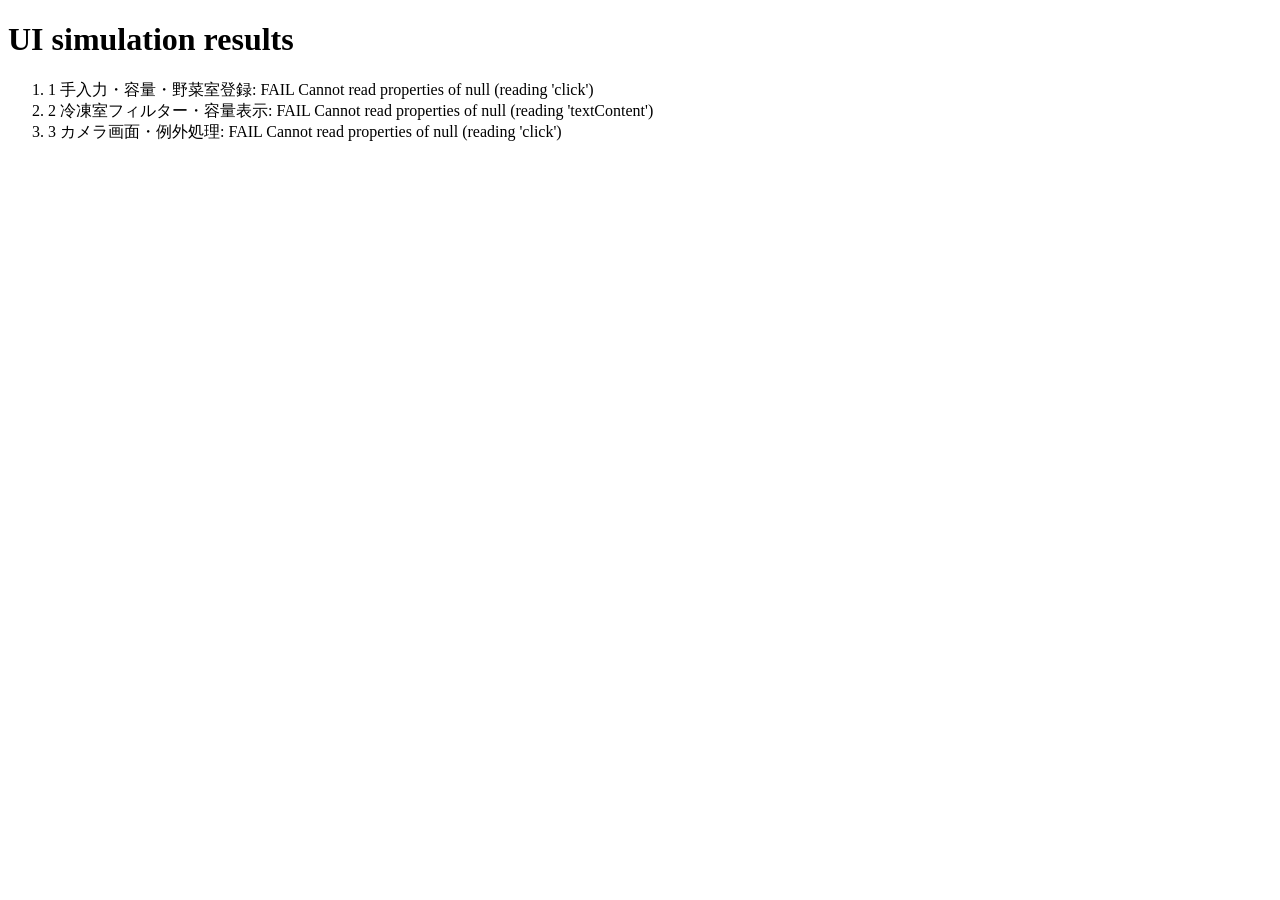
<file: tests/simulation-runner.html>
<!doctype html><html lang="ja"><meta charset="utf-8"><title>UI simulations</title>
<body><h1>UI simulation results</h1><ol id="results"></ol><iframe id="app" src="../index.html" hidden></iframe>
<script>
const frame=document.querySelector('#app'),results=document.querySelector('#results');
const wait=ms=>new Promise(resolve=>setTimeout(resolve,ms));
const loaded=()=>new Promise(resolve=>frame.addEventListener('load',resolve,{once:true}));
const report=(name,ok,detail='')=>results.insertAdjacentHTML('beforeend',`<li data-result="${ok?'pass':'fail'}">${name}: ${ok?'PASS':'FAIL'} ${detail}</li>`);
async function fresh(items=[]){frame.contentWindow.localStorage.setItem('fridge-items',JSON.stringify(items));const ready=loaded();frame.contentWindow.location.reload();await ready;await wait(150);return frame.contentDocument}
async function run(){
  try{let d=await fresh();let w=frame.contentWindow;const name=d.querySelector('#itemName');name.value='人参';name.dispatchEvent(new Event('input',{bubbles:true}));d.querySelector('.form-step[data-step="1"] .next').click();const volume=d.querySelector('#volume').value;d.querySelector('.form-step[data-step="2"] .next').click();d.querySelector('input[name="location"][value="vegetable"]').click();d.querySelector('#itemForm').requestSubmit();await wait(100);report('1 手入力・容量・野菜室登録',volume==='0.5'&&d.querySelector('#inventoryList').textContent.includes('人参'))}catch(e){report('1 手入力・容量・野菜室登録',false,e.message)}
  try{let d=await fresh([{id:'f1',name:'冷凍食品',category:'その他',quantity:'1',unit:'袋',volumeLiters:1,storage:'冷凍',location:'freezer',purchased:'2026-06-20',expiry:'2030-01-01'},{id:'v1',name:'キャベツ',category:'野菜',quantity:'1',unit:'個',volumeLiters:5,storage:'冷蔵',location:'vegetable',purchased:'2026-06-20',expiry:'2030-01-01'}]);d.querySelector('.nav[data-view="inventory"]').click();d.querySelector('.compartment[data-map-location="freezer"]').click();const text=d.querySelector('#inventoryList').textContent;report('2 冷凍室フィルター・容量表示',text.includes('冷凍食品')&&!text.includes('キャベツ')&&d.querySelector('[data-map-items="freezer"]').textContent.includes('残り'))}catch(e){report('2 冷凍室フィルター・容量表示',false,e.message)}
  try{let d=await fresh();d.querySelector('#receiptButton').click();await wait(1200);const dialog=d.querySelector('#cameraDialog'),status=d.querySelector('#cameraStatus').textContent;report('3 カメラ画面・例外処理',dialog.open&&(status.includes('枠内')||status.includes('許可')||status.includes('起動できません')))}catch(e){report('3 カメラ画面・例外処理',false,e.message)}
  document.body.dataset.complete='true';
}
frame.addEventListener('load',run,{once:true});
</script></body></html>
</file>
<file: styles.css>
:root{--ink:#21302b;--muted:#708078;--green:#397a62;--green-soft:#eaf4ef;--cream:#f7f5ef;--line:#dfe6e1;--white:#fff;--orange:#d9803c;--red:#bb5348;--shadow:0 16px 40px rgba(38,67,55,.08)}*{box-sizing:border-box}body{margin:0;background:var(--cream);color:var(--ink);font-family:"Yu Gothic UI","Hiragino Sans",sans-serif;min-height:100vh}.sidebar{position:fixed;inset:0 auto 0 0;width:260px;background:#183c32;color:white;padding:28px 18px;display:flex;flex-direction:column;z-index:2}.brand{display:flex;gap:12px;align-items:center;padding:0 8px 30px}.brand-mark{display:grid;place-items:center;width:42px;height:42px;border:1px solid #79a394;border-radius:12px;font-weight:700}.brand strong,.brand small{display:block}.brand small{opacity:.65;margin-top:4px;font-size:11px}.nav{width:100%;border:0;background:transparent;color:#dceae5;padding:14px;border-radius:10px;text-align:left;font:inherit;margin:3px 0;cursor:pointer}.nav:hover,.nav.active{background:#2d594b;color:white}.badge{float:right;background:#54786c;border-radius:12px;padding:1px 8px;font-size:12px}.badge.warning{background:#9b623c}.capacity{margin-top:auto;background:#21493d;padding:16px;border-radius:14px}.capacity-title{display:flex;justify-content:space-between;font-size:11px}.meter{height:6px;background:#496b60;border-radius:5px;margin:12px 0}.meter span{display:block;width:0;height:100%;background:#8fceb6;border-radius:5px}.capacity small{opacity:.6}main{margin-left:260px;padding:42px 6vw;max-width:1300px}header{display:flex;justify-content:space-between;align-items:end;margin-bottom:34px}h1{font-size:34px;margin:4px 0}.eyebrow{font-size:11px;letter-spacing:.2em;color:var(--green);font-weight:700}.today{color:var(--muted)}.view{display:none}.view.active{display:block}.steps{display:flex;align-items:center;max-width:650px;margin:0 auto 24px}.step{color:#9aa6a0;font-size:13px;white-space:nowrap}.step.current{color:var(--green);font-weight:700}.steps i{height:1px;background:var(--line);flex:1;margin:0 12px}.card{background:var(--white);border:1px solid var(--line);border-radius:20px;box-shadow:var(--shadow)}.form-card{max-width:760px;margin:auto;padding:38px}.form-step{display:none}.form-step.active{display:block}label,.label{display:block;font-weight:700;margin-bottom:10px}.input-row{display:flex;gap:10px}input,select,button{font:inherit}input,select{width:100%;border:1px solid #cfd9d3;border-radius:10px;padding:13px;background:white;color:var(--ink)}input:focus,select:focus{outline:2px solid #9bc7b6;border-color:var(--green)}button{cursor:pointer}.primary,.secondary{border-radius:10px;padding:12px 20px;border:1px solid var(--green);font-weight:700}.primary{display:block;margin:28px 0 0 auto;background:var(--green);color:white}.secondary{background:white;color:var(--green)}.hint{color:var(--muted);font-size:13px;line-height:1.7}.fields{display:grid;grid-template-columns:1fr 1fr;gap:16px;margin-top:22px}.choice-grid,.location-grid{display:grid;grid-template-columns:repeat(2,1fr);gap:14px}.choice input,.location-option input{position:absolute;opacity:0}.choice span,.location-option span{display:flex;flex-direction:column;gap:5px;border:1px solid var(--line);padding:22px;border-radius:14px;cursor:pointer}.choice input:checked+span,.location-option input:checked+span{border:2px solid var(--green);background:var(--green-soft)}.choice small,.location-option small{color:var(--muted)}.actions{display:flex;justify-content:space-between;margin-top:28px}.actions .primary{margin:0}.tip{max-width:760px;margin:18px auto;padding:18px 22px;background:#eef2e9;border-radius:14px;color:#52635b}.tip p{margin:6px 0 0;font-size:13px}.toolbar{display:flex;gap:12px;margin-bottom:22px}.toolbar input{max-width:360px}.toolbar select{max-width:220px}.inventory-grid{display:grid;grid-template-columns:repeat(auto-fill,minmax(260px,1fr));gap:16px}.item-card{background:white;border:1px solid var(--line);border-radius:16px;padding:20px}.item-head{display:flex;justify-content:space-between;gap:8px}.tag{font-size:11px;padding:4px 8px;border-radius:10px;background:var(--green-soft);color:var(--green)}.item-meta{color:var(--muted);font-size:13px;line-height:1.8}.expiry{font-weight:700}.expiry.soon{color:var(--orange)}.expiry.overdue{color:var(--red)}.delete{border:0;background:transparent;color:#9a4d47;padding:4px}.empty{grid-column:1/-1;text-align:center;padding:70px;color:var(--muted);background:white;border-radius:16px;border:1px dashed #cdd8d1}#toast{position:fixed;right:25px;bottom:25px;background:#183c32;color:white;padding:14px 20px;border-radius:10px;opacity:0;transform:translateY(10px);transition:.2s;pointer-events:none}#toast.show{opacity:1;transform:none}@media(max-width:760px){.sidebar{position:static;width:auto;padding:16px}.brand{padding-bottom:10px}.sidebar nav{display:flex;overflow:auto}.nav{white-space:nowrap}.capacity{display:none}main{margin:0;padding:24px 16px}header{align-items:start}h1{font-size:27px}.today{font-size:12px}.form-card{padding:24px 18px}.fields,.choice-grid{grid-template-columns:1fr}.location-grid{grid-template-columns:1fr 1fr}.input-row{flex-direction:column}}
:root{--fridge-metal:#d7ddda}
body{background:linear-gradient(145deg,#f5faff,#e6f1fa)!important}.sidebar{background:#173f61!important}.eyebrow,.text-button{color:#276c9f}.primary{background:#276c9f!important}.nav.active{background:#2f6f9e!important}.meter span{background:#58a3d3!important}
.settings-view{max-width:1050px}.settings-hero{display:flex;justify-content:space-between;align-items:end;gap:20px;margin-bottom:20px}.settings-hero h2{margin:4px 0 8px;font-size:28px}.settings-hero p{color:var(--muted);margin:0;max-width:650px}.settings-hero input{max-width:280px}.settings-list{display:grid;gap:10px}.settings-card{background:#fff;border:1px solid #cddfeb;border-radius:16px;padding:18px;box-shadow:0 8px 24px rgba(42,86,120,.08)}.food-setting-row{display:grid;grid-template-columns:minmax(140px,1fr) 130px 130px auto auto;align-items:center;gap:12px}.food-setting-row>div small{display:block;color:var(--muted);margin-top:4px}.food-setting-row label{display:flex;align-items:center;gap:6px;font-size:12px;color:var(--muted)}.food-setting-row input{width:70px;padding:8px}.add-setting{margin-top:18px}.setting-fields{display:flex;flex-wrap:wrap;align-items:end;gap:14px}.setting-fields label{display:grid;gap:6px}.setting-fields label input,.setting-fields label select{min-width:150px}.setting-actions{display:flex;justify-content:flex-end;gap:10px;margin-top:20px}.settings-note{font-size:12px;color:var(--muted)}.preview-card{margin-top:18px}.mini-fridge-preview{max-width:320px;margin:auto;text-align:center}.preview-doors{display:grid;grid-template-columns:1fr 1fr;gap:4px}.preview-doors.single{grid-template-columns:1fr}.preview-doors span,.preview-drawer{display:grid;place-items:center;min-height:100px;background:linear-gradient(145deg,#f8fbfd,#d8e3ea);border:1px solid #aebdc7}.preview-drawer{min-height:65px;margin:4px 0 10px}@media(max-width:760px){.settings-hero{display:block}.settings-hero input{max-width:none;margin-top:14px}.food-setting-row{grid-template-columns:1fr 1fr}.food-setting-row>div{grid-column:1/-1}.food-setting-row .save-food-setting{grid-column:1/-1}.setting-fields>*{width:100%}}
.location-grid{display:block}.location-map-title{display:flex;justify-content:space-between;align-items:end;max-width:430px;margin:0 auto 10px}.location-map-title small{color:var(--muted);font-weight:400}.location-fridge{max-width:430px;margin:auto;padding:9px;background:linear-gradient(145deg,#edf0ee,#b9c2be);border:1px solid #aeb8b3;border-radius:18px 18px 12px 12px;box-shadow:inset 1px 1px 2px white,0 12px 25px rgba(33,48,43,.12)}.open-fridge{display:grid;grid-template-columns:1.45fr .8fr;gap:5px}.shelf-column{display:grid;grid-template-rows:repeat(3,1fr);gap:4px}.closed-pair{display:grid;grid-template-columns:1fr 1fr;gap:4px}.map-location-option{display:block;margin:0}.map-location-option input{position:absolute;opacity:0}.map-location-option span,.disabled-room{display:flex;align-items:center;justify-content:center;flex-direction:column;min-height:72px;padding:10px;border:1px solid #b7c0bc;background:linear-gradient(135deg,#fafbfa,#dce1df);text-align:center;cursor:pointer}.map-location-option span:hover{background:#f0f8f4}.map-location-option input:checked+span{outline:4px solid var(--green);outline-offset:-4px;background:#dff2e9;color:#245c49}.map-location-option small{font-size:10px;color:var(--muted);margin-top:3px}.open-door span{height:224px;border-radius:3px 10px 3px 3px}.shelf span{min-height:72px}.disabled-room{margin-top:4px;color:#9aa29e;background:#d9dddb;cursor:not-allowed}.closed-pair .map-location-option span,.closed-pair .disabled-room{margin-top:4px}.wide-room span,.freezer-choice span,.disabled-room.wide{min-height:78px;margin-top:4px}.location-fridge>:last-child span,.location-fridge>.disabled-room:last-child{border-radius:3px 3px 9px 9px}.tall{min-height:215px;border-radius:10px 10px 3px 3px}.compact-room span{min-height:72px}.selected-location{text-align:center;color:var(--green);font-weight:700;margin:12px 0 0}.frozen-mode .freezer-choice span{min-height:92px}
.auto-location-card{display:flex;flex-direction:column;gap:6px;padding:16px 18px;border:1px solid #c9dbe4;border-radius:14px;background:#edf6fc;color:#24445a}.auto-location-card small{color:var(--muted);line-height:1.6}
.quick-expiry-fields{margin-top:20px}.detail-settings{margin-top:18px;border:1px solid var(--line);border-radius:14px;background:#f8fbf9;padding:12px 14px}.detail-settings summary{cursor:pointer;color:var(--green);font-weight:700}.detail-settings .fields{margin-top:14px}.form-card>button.primary,.form-step>.primary[type=submit]{width:100%;margin-top:22px;padding:15px 20px;font-size:16px}
.inventory-layout{display:grid;grid-template-columns:minmax(310px,390px) 1fr;gap:28px;align-items:start}.fridge-panel{background:white;border:1px solid var(--line);border-radius:20px;padding:24px;box-shadow:var(--shadow);position:sticky;top:24px}.fridge-heading{display:flex;justify-content:space-between;align-items:center}.fridge-heading h2{margin:3px 0;font-size:22px}.text-button{border:0;background:transparent;color:var(--green);font-weight:700}.map-help,.model-note{font-size:12px;color:var(--muted);line-height:1.6}.fridge-map{max-width:320px;margin:20px auto 12px;padding:9px;background:linear-gradient(145deg,#edf0ee,#b9c2be);border:1px solid #aeb8b3;border-radius:18px 18px 12px 12px;box-shadow:inset 1px 1px 2px white,0 12px 25px rgba(33,48,43,.15)}.fridge-top,.fridge-pair{display:grid;grid-template-columns:1fr 1fr;gap:4px}.compartment{position:relative;width:100%;border:1px solid #b7c0bc;background:linear-gradient(135deg,#fafbfa,#dce1df);color:var(--ink);padding:12px 8px;text-align:center;overflow:hidden}.compartment:hover,.compartment.selected{outline:3px solid #5f9981;outline-offset:-3px;background:var(--green-soft)}.fridge-door{height:210px;padding-top:30px}.fridge-door.left{border-radius:11px 2px 3px 3px}.fridge-door.right{border-radius:2px 11px 3px 3px}.door-handle{position:absolute;top:30px;bottom:30px;width:3px;background:#8f9995;border-radius:3px}.fridge-door.left .door-handle{right:6px}.fridge-door.right .door-handle{left:6px}.drawer{min-height:84px;margin-top:4px}.freezer-room,.vegetable-room{min-height:102px;border-radius:4px}.vegetable-room{border-radius:4px 4px 9px 9px}.compartment b,.compartment small{display:block}.compartment small{font-size:10px;color:var(--muted);margin-top:4px}.map-items{display:flex;flex-wrap:wrap;gap:4px;justify-content:center;margin-top:10px}.map-item{max-width:100%;font-size:10px;padding:3px 6px;background:white;border:1px solid #ccd6d1;border-radius:8px;overflow:hidden;text-overflow:ellipsis;white-space:nowrap}.map-empty{font-size:10px;color:#9aa6a0}.inventory-summary{color:var(--muted);font-size:13px;margin:0 0 18px}@media(max-width:1050px){.inventory-layout{grid-template-columns:1fr}.fridge-panel{position:static}.fridge-map{max-width:360px}}@media(max-width:760px){.fridge-panel{padding:18px}.fridge-map{max-width:300px}.fridge-door{height:185px}.toolbar{flex-direction:column}.toolbar input,.toolbar select{max-width:none}}
:root{--photo-panel:#eaf4ef}
.visually-hidden{position:absolute!important;width:1px!important;height:1px!important;overflow:hidden;clip:rect(0 0 0 0);white-space:nowrap}.image-assistant{display:grid;grid-template-columns:140px 1fr;gap:18px;margin-top:16px;padding:16px;background:var(--green-soft);border-radius:14px}.image-assistant[hidden]{display:none}.image-assistant img{width:140px;height:120px;object-fit:cover;border-radius:10px;background:#d9e3de}.image-assistant p{font-size:12px;color:var(--muted)}.candidate-list{display:flex;flex-wrap:wrap;gap:7px}.candidate{border:1px solid #91b5a6;background:white;color:var(--green);border-radius:16px;padding:6px 10px}.room-capacity{display:block;width:100%;font-size:9px;color:#4d6b5f}.mini-meter{display:block;width:90%;height:4px;background:#cbd5d0;border-radius:4px;margin:4px auto 7px}.mini-meter i{display:block;height:100%;background:var(--green);border-radius:4px}@media(max-width:600px){.image-assistant{grid-template-columns:1fr}.image-assistant img{width:100%;height:180px}}
:root{--camera-bg:#10211c}
.map-add-action{margin:16px 0 4px;padding:14px;background:var(--green-soft);border:1px solid #b9d5ca;border-radius:13px;text-align:center}.map-add-action[hidden]{display:none}.map-add-action p{margin:0 0 10px}.map-add-action .primary{width:100%;margin:0}
.camera-dialog{width:min(680px,calc(100% - 24px));border:0;border-radius:20px;padding:22px;background:#f7f5ef;color:var(--ink);box-shadow:0 30px 80px rgba(0,0,0,.35)}.camera-dialog::backdrop{background:rgba(9,25,20,.78)}.camera-header{display:flex;justify-content:space-between;align-items:start}.camera-header h2{margin:3px 0 12px}.camera-close{border:0;background:white;border-radius:50%;width:40px;height:40px;font-size:25px;color:var(--ink)}.camera-status{color:var(--muted);font-size:13px}.camera-stage{background:var(--camera-bg);border-radius:15px;overflow:hidden;aspect-ratio:4/3;display:grid;place-items:center}.camera-stage video{width:100%;height:100%;object-fit:cover}.camera-actions{display:flex;align-items:center;justify-content:space-between;gap:12px;margin-top:16px}.camera-actions .primary{margin:0}.camera-shutter{min-width:150px}.camera-note{text-align:center;font-size:11px;color:var(--muted)}@media(max-width:760px){body{padding-bottom:72px}.sidebar{position:fixed;inset:auto 0 0 0;width:auto;padding:8px;background:#183c32}.sidebar .brand,.sidebar .capacity{display:none}.sidebar nav{display:grid;grid-template-columns:repeat(3,1fr);gap:4px}.nav{margin:0;padding:10px 6px;text-align:center;font-size:12px}.badge{float:none;margin-left:3px}main{padding-bottom:30px}.camera-dialog{padding:16px}.camera-actions{position:sticky;bottom:0;background:#f7f5ef;padding-top:10px}.camera-shutter{flex:1}}
.receipt-select-row{grid-template-columns:minmax(150px,1fr) 90px}.setup-dialog{width:min(560px,calc(100% - 24px));border:0;border-radius:20px;padding:24px;background:var(--cream);color:var(--ink);box-shadow:0 30px 80px rgba(0,0,0,.35)}.setup-dialog::backdrop{background:rgba(9,25,20,.78)}.setup-dialog .primary{margin:0}.barcode-stage{position:relative}.scan-line{position:absolute;left:12%;right:12%;top:50%;height:2px;background:#7af0bd;box-shadow:0 0 10px #7af0bd;animation:scan 2s ease-in-out infinite}.barcode-manual{margin-top:16px}.barcode-manual label{font-size:13px}@keyframes scan{0%,100%{transform:translateY(-80px)}50%{transform:translateY(80px)}}@media(max-width:760px){.add-methods{display:flex;flex-direction:row;align-items:stretch}.add-methods input{min-width:0}.add-methods .secondary{width:auto;white-space:nowrap;padding:10px 14px}.setup-dialog{padding:18px}.receipt-select-row{grid-template-columns:1fr 72px}}
:root{--barcode-panel:#eaf4ef}
.full-button{width:100%;margin-top:12px}.full-button[hidden]{display:none}
.barcode-expiry-step[hidden]{display:none}.barcode-expiry-step{margin-top:14px}.step-label{margin:18px 0 8px;font-weight:700;color:var(--green)}.expiry-preview{display:block;width:100%;max-height:190px;object-fit:contain;margin:10px 0;border-radius:10px;background:#e4e9e6}.expiry-date-candidates{display:flex;flex-wrap:wrap;gap:8px}.expiry-date-option.selected{background:var(--green);color:white}
.expiry-live-stage{position:relative}.expiry-guide{position:absolute;inset:34% 8%;border:2px solid #7af0bd;border-radius:8px;box-shadow:0 0 0 999px rgba(0,0,0,.22);display:grid;place-items:start center;pointer-events:none}.expiry-guide span{transform:translateY(-30px);padding:4px 9px;border-radius:12px;background:rgba(16,33,28,.8);color:white;font-size:11px}
.expiry-shortcut{display:block;margin:10px 0 0 auto;border:0;background:transparent;color:var(--green);font-weight:700;text-decoration:underline;text-underline-offset:3px}
.quick-picker{max-width:900px;margin:0 auto 26px;padding:24px;background:white;border:1px solid var(--line);border-radius:20px;box-shadow:var(--shadow)}.quick-heading,.category-panel-heading{display:flex;align-items:center;justify-content:space-between;gap:16px}.quick-heading h2{margin:2px 0;font-size:23px}.quick-section{margin-top:20px}.quick-section h3,.category-panel-heading h3{margin:0 0 10px;font-size:14px}.food-icon-grid{display:grid;grid-template-columns:repeat(auto-fill,minmax(92px,1fr));gap:9px}.category-icon-grid{display:grid;grid-template-columns:repeat(8,1fr);gap:9px}.food-icon-button,.category-icon-button{min-height:82px;padding:9px 6px;border:1px solid #d5dfda;border-radius:13px;background:#fbfcfb;color:var(--ink);display:flex;flex-direction:column;align-items:center;justify-content:center;gap:6px}.food-icon-button:hover,.category-icon-button:hover,.food-icon-button:focus-visible,.category-icon-button:focus-visible,.category-icon-button.selected{border-color:var(--green);background:var(--green-soft);outline:2px solid #5f9981}.food-pictogram,.category-pictogram{display:grid;place-items:center;min-width:58px;width:auto;height:38px;padding:0 8px;border:2px solid #c7e0d6;border-radius:11px;background:var(--green-soft);color:#245c49;font-size:15px;line-height:1;font-weight:800;white-space:nowrap;flex-shrink:0}.food-icon-button b,.category-icon-button b{font-size:12px}.category-pictogram{background:#183c32;border-color:#183c32;color:white}.category-foods-panel{margin-top:18px;padding:16px;background:#f1f6f3;border-radius:14px;scroll-margin:12px}.category-foods-panel[hidden]{display:none}@media(max-width:900px){.category-icon-grid{grid-template-columns:repeat(4,1fr)}}@media(max-width:760px){.quick-picker{padding:17px;margin-bottom:20px}.food-icon-grid{grid-template-columns:repeat(2,1fr)}.category-icon-grid{grid-template-columns:repeat(2,1fr)}.food-icon-button,.category-icon-button{min-height:86px}.food-icon-button b,.category-icon-button b{font-size:12px}.food-pictogram,.category-pictogram{min-width:64px;height:40px;font-size:16px}}
.custom-food-form{margin-top:16px;padding-top:14px;border-top:1px solid #cadbd3}.custom-food-form label{font-size:13px}.custom-food-form>div{display:flex;gap:8px}.custom-food-form .secondary{white-space:nowrap}@media(max-width:480px){.custom-food-form>div{align-items:stretch}.custom-food-form .secondary{padding:10px 14px}}
.category-panel-actions{display:flex;align-items:center;gap:8px}.delete-command{color:#9a4d47}.delete-choice{border-color:#d8aaa5;background:#fff8f7}.delete-choice:hover,.delete-choice:focus-visible{border-color:#bb5348;background:#f7e8e6;outline-color:#c97b73}.custom-food-form[hidden]{display:none}
.item-card-actions{display:flex;gap:6px;align-items:start}.item-card-actions .edit,.item-card-actions .delete{border:0;background:transparent;padding:4px}.item-card-actions .edit{color:var(--green)}.edit-item-dialog .fields{margin-top:18px}.edit-item-dialog .edit-expiry{grid-column:1/-1}.edit-actions{display:flex;justify-content:space-between;gap:12px;margin-top:24px}.edit-actions .primary{margin:0}@media(max-width:600px){.edit-item-dialog .fields{grid-template-columns:1fr}.edit-item-dialog{max-height:calc(100vh - 24px);overflow:auto}}
.edit-item-dialog{width:min(500px,calc(100% - 20px));max-height:calc(100dvh - 20px);padding:14px 16px;overflow:auto}.edit-item-dialog .camera-header h2{margin:0 0 6px;font-size:20px}.edit-item-dialog .camera-header .eyebrow{margin:0 0 2px}.edit-item-dialog .camera-close{width:34px;height:34px}.edit-item-dialog label{margin-bottom:4px;font-size:12px}.edit-item-dialog input,.edit-item-dialog select{padding:8px 10px}.edit-item-dialog .fields{grid-template-columns:1fr 1fr;gap:9px 10px;margin-top:10px}.edit-item-dialog .edit-expiry{grid-column:1/-1}.edit-actions{margin-top:12px}.edit-actions .primary,.edit-actions .secondary{padding:9px 14px}@media(max-width:600px){.edit-item-dialog .fields{grid-template-columns:1fr 1fr}.edit-item-dialog{padding:12px 14px}.edit-item-dialog .camera-header h2{font-size:18px}}
.compact-item-card{padding:11px 13px}.item-compact-line{display:flex;align-items:center;justify-content:space-between;gap:10px;min-width:0}.item-compact-main{height:30px}.item-identity{display:flex;align-items:center;gap:7px;min-width:0;white-space:nowrap}.item-identity strong{overflow:hidden;text-overflow:ellipsis}.item-identity>span:last-child{color:var(--muted);font-size:12px}.item-compact-sub{min-height:25px;padding-top:5px;border-top:1px solid #edf1ee;color:var(--muted);font-size:12px}.item-compact-sub .expiry{font-size:12px;white-space:nowrap}.compact-item-card .item-card-actions{flex-shrink:0}.compact-item-card .item-card-actions button{font-size:12px}@media(max-width:480px){.compact-item-card{padding:9px 10px}.item-identity{gap:5px}.item-identity .tag{display:none}.item-compact-sub{gap:5px}.item-compact-sub>span:first-child{overflow:hidden;text-overflow:ellipsis;white-space:nowrap}}
@media(max-width:760px){.category-icon-grid{grid-template-columns:repeat(3,minmax(0,1fr))}.category-icon-button{min-height:72px;padding:6px 3px;gap:4px}.category-icon-button .category-pictogram{min-width:54px;height:36px;padding:0 5px;font-size:14px}.category-icon-button b{font-size:10px}}
.category-meat,#categoryGrid .category-icon-button:nth-child(1) .category-pictogram{background:#b84a4a;border-color:#b84a4a}.category-fish,#categoryGrid .category-icon-button:nth-child(2) .category-pictogram{background:#3976a8;border-color:#3976a8}.category-vegetable,#categoryGrid .category-icon-button:nth-child(3) .category-pictogram{background:#3f8354;border-color:#3f8354}.category-fruit,#categoryGrid .category-icon-button:nth-child(4) .category-pictogram{background:#d36f32;border-color:#d36f32}.category-dairy,#categoryGrid .category-icon-button:nth-child(5) .category-pictogram{background:#a87424;border-color:#a87424}.category-daily,#categoryGrid .category-icon-button:nth-child(6) .category-pictogram{background:#bb8730;border-color:#bb8730}.category-seasoning,#categoryGrid .category-icon-button:nth-child(7) .category-pictogram{background:#8a5c3d;border-color:#8a5c3d}.category-frozen,#categoryGrid .category-icon-button:nth-child(8) .category-pictogram{background:#367f91;border-color:#367f91}
.auth-gate{position:fixed;inset:0;z-index:100;background:linear-gradient(145deg,#edf4f0,#d3e2db);display:grid;place-items:center;padding:20px}.auth-gate[hidden]{display:none}.auth-card{width:min(420px,100%);padding:28px;background:white;border:1px solid var(--line);border-radius:20px;box-shadow:0 24px 70px rgba(20,55,43,.2)}.auth-card .brand-mark{margin-bottom:18px}.auth-card h1{font-size:28px}.auth-card .primary{width:100%;margin-top:18px}.header-account{display:flex;align-items:center;justify-content:flex-end;gap:10px;flex-wrap:wrap}.cloud-mode-badge{padding:4px 9px;border-radius:12px;background:var(--green-soft);color:var(--green);font-size:11px;font-weight:700}@media(max-width:760px){.header-account{max-width:155px;gap:4px}.cloud-mode-badge,#signOutButton{font-size:10px}.auth-card{padding:22px}.auth-card h1{font-size:24px}}
</file>
